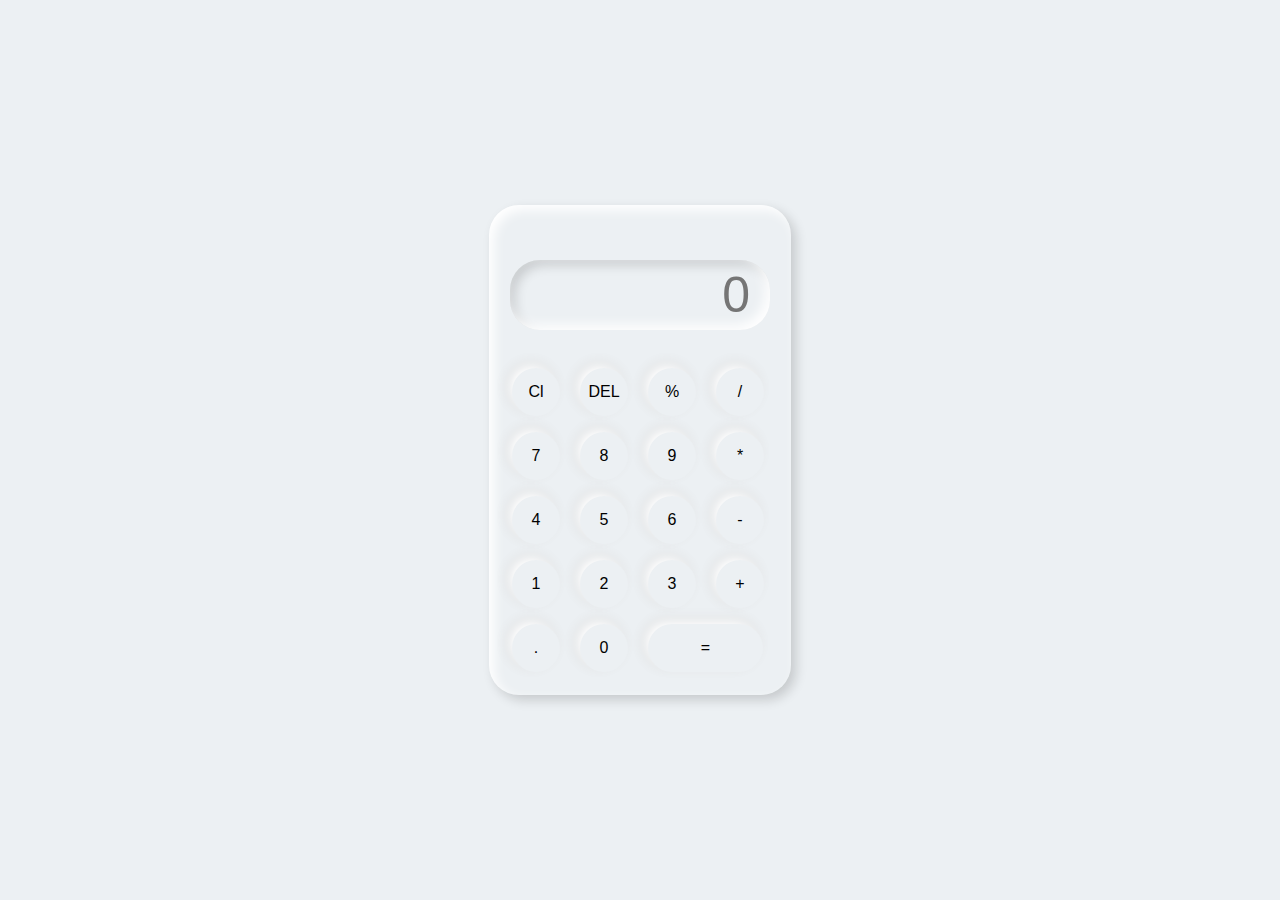
<file: calculator/index.html>
<!DOCTYPE html>
<html>
    <head>
        <meta charset="utf-8">
        <meta http-equiv="X-UA-Compatable" content="IE edge">
        <meta name="viewport" content="width-device-width,initial-scale=1">
        <title>calculator</title>
        <link rel="stylesheet" href="style.css">
    </head>
    <body>
        <div class="container">
            <div class="calculator">
                <input type="text" placeholder="0" id="outputscreen">
                <button onclick="clear()">Cl</button>
                <button onclick="del()">DEL</button>
                <button onclick="display('%')">%</button>
                <button onclick="display('/')">/</button>
                <button onclick="display('7')">7</button>
                <button onclick="display('8')">8</button>
                <button onclick="display('9')">9</button>
                <button onclick="display('*')">*</button>
                <button onclick="display('4')">4</button>
                <button onclick="display('5')">5</button>
                <button onclick="display('6')">6</button>
                <button onclick="display('-')">-</button>
                <button onclick="display('1')">1</button>
                <button onclick="display('2')">2</button>
                <button onclick="display('3')">3</button>
                <button onclick="display('+')">+</button>
                <button onclick="display('.')">.</button>
                <button onclick="display('0')">0</button>
                <button onclick="calculate()" class="equal">=</button>
            </div>
        </div>
        <script>
            let outputscreen = document.getElementById("outputscreen")
            function display(num){
                outputscreen.value +=num
            }
            function calculate(){
                try{
                outputscreen.value = equal(outputscreen.value);
                }
            catch(err)
            {
                alert("Invalid")
            }
        }
        function clear(){
            outputscreen.value = "";

        }
        function del(){
            outputscreen.value = outputscreen.value
            .slice(0,-1)
        }
        </script>
    </body>
</html>
</file>
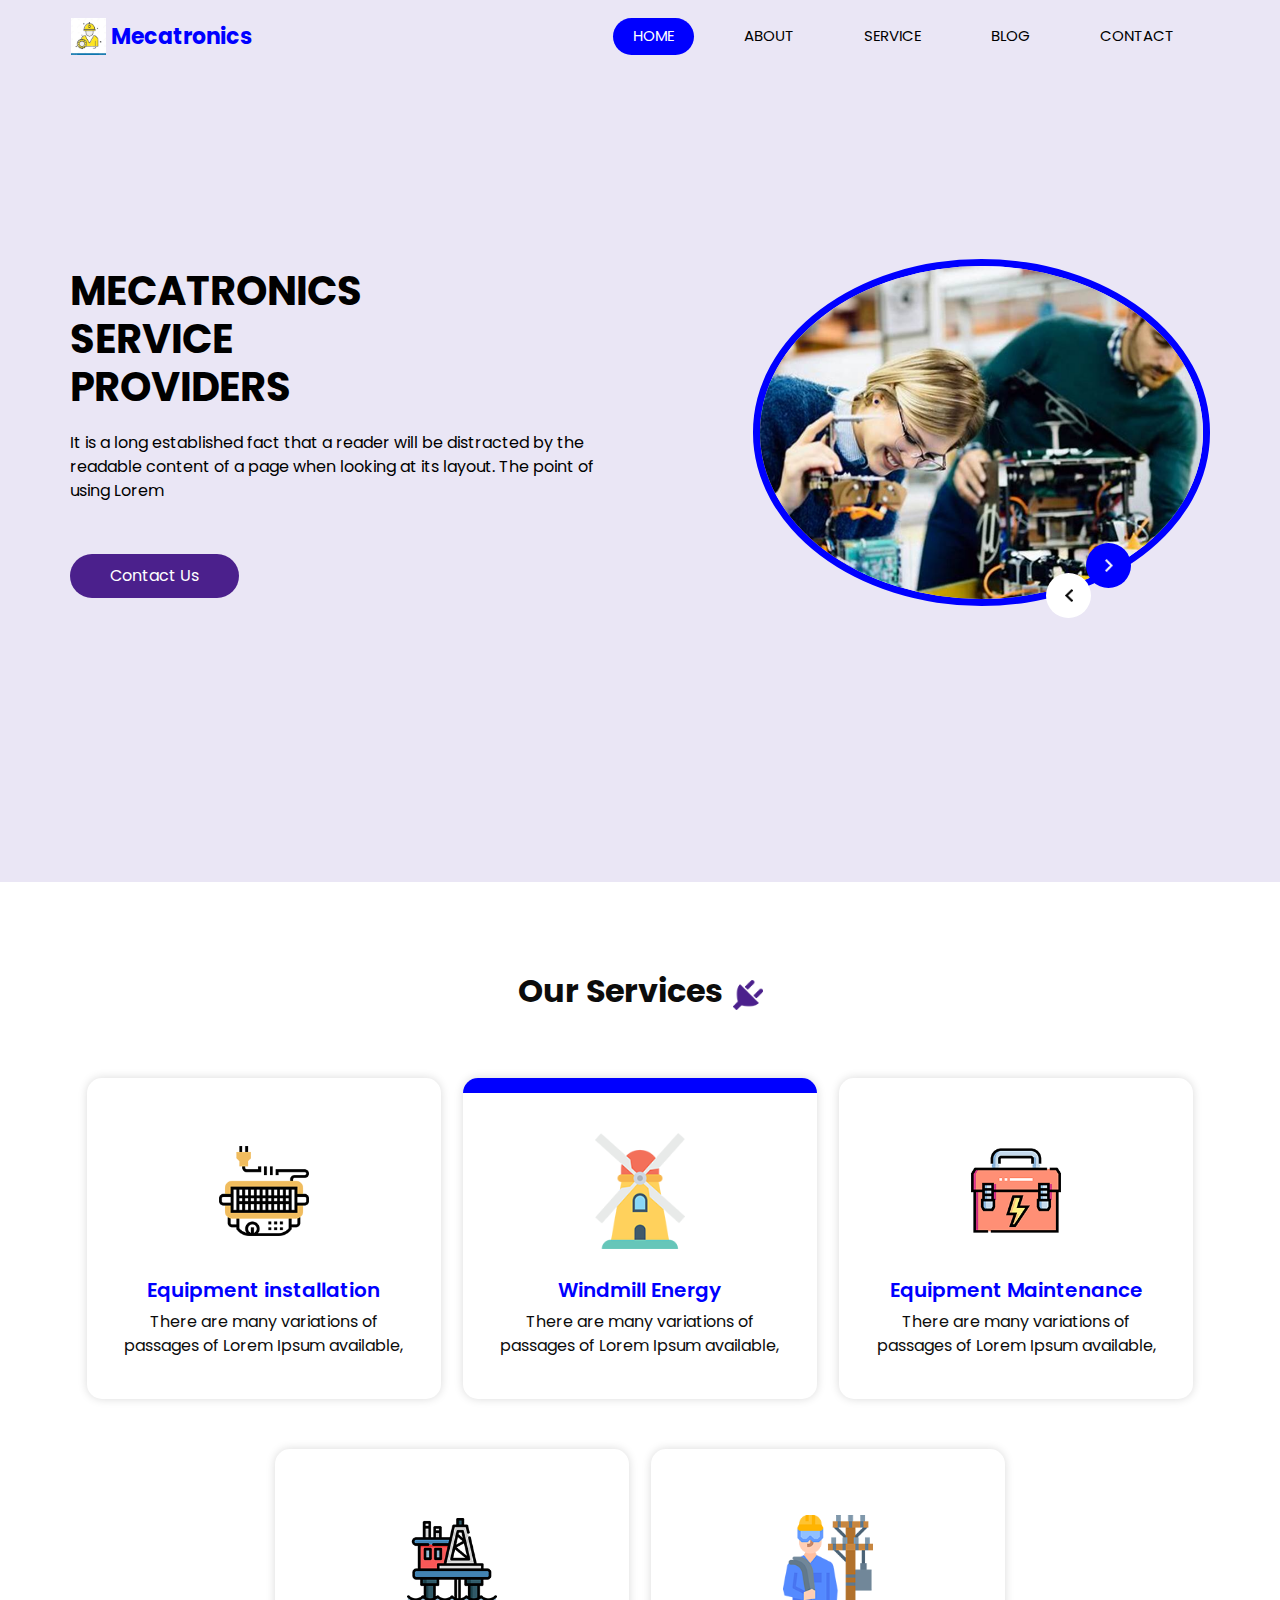
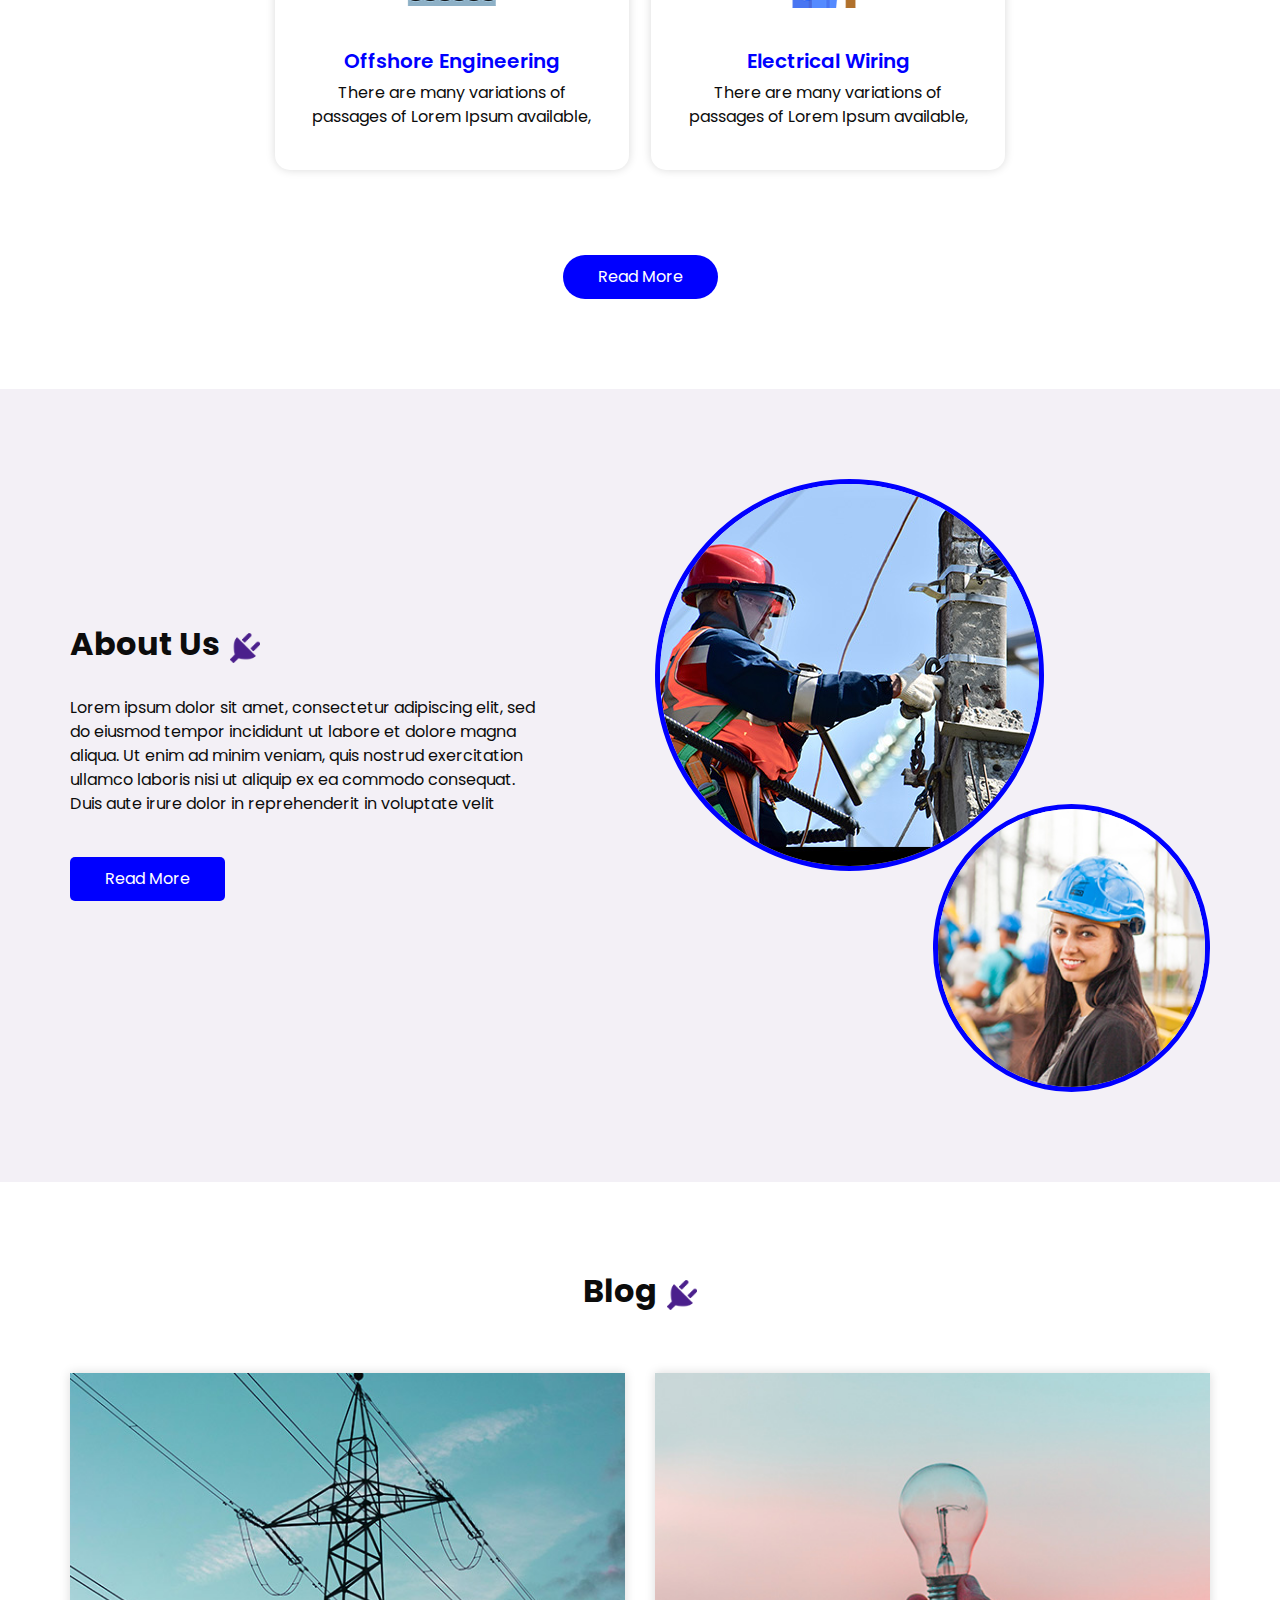
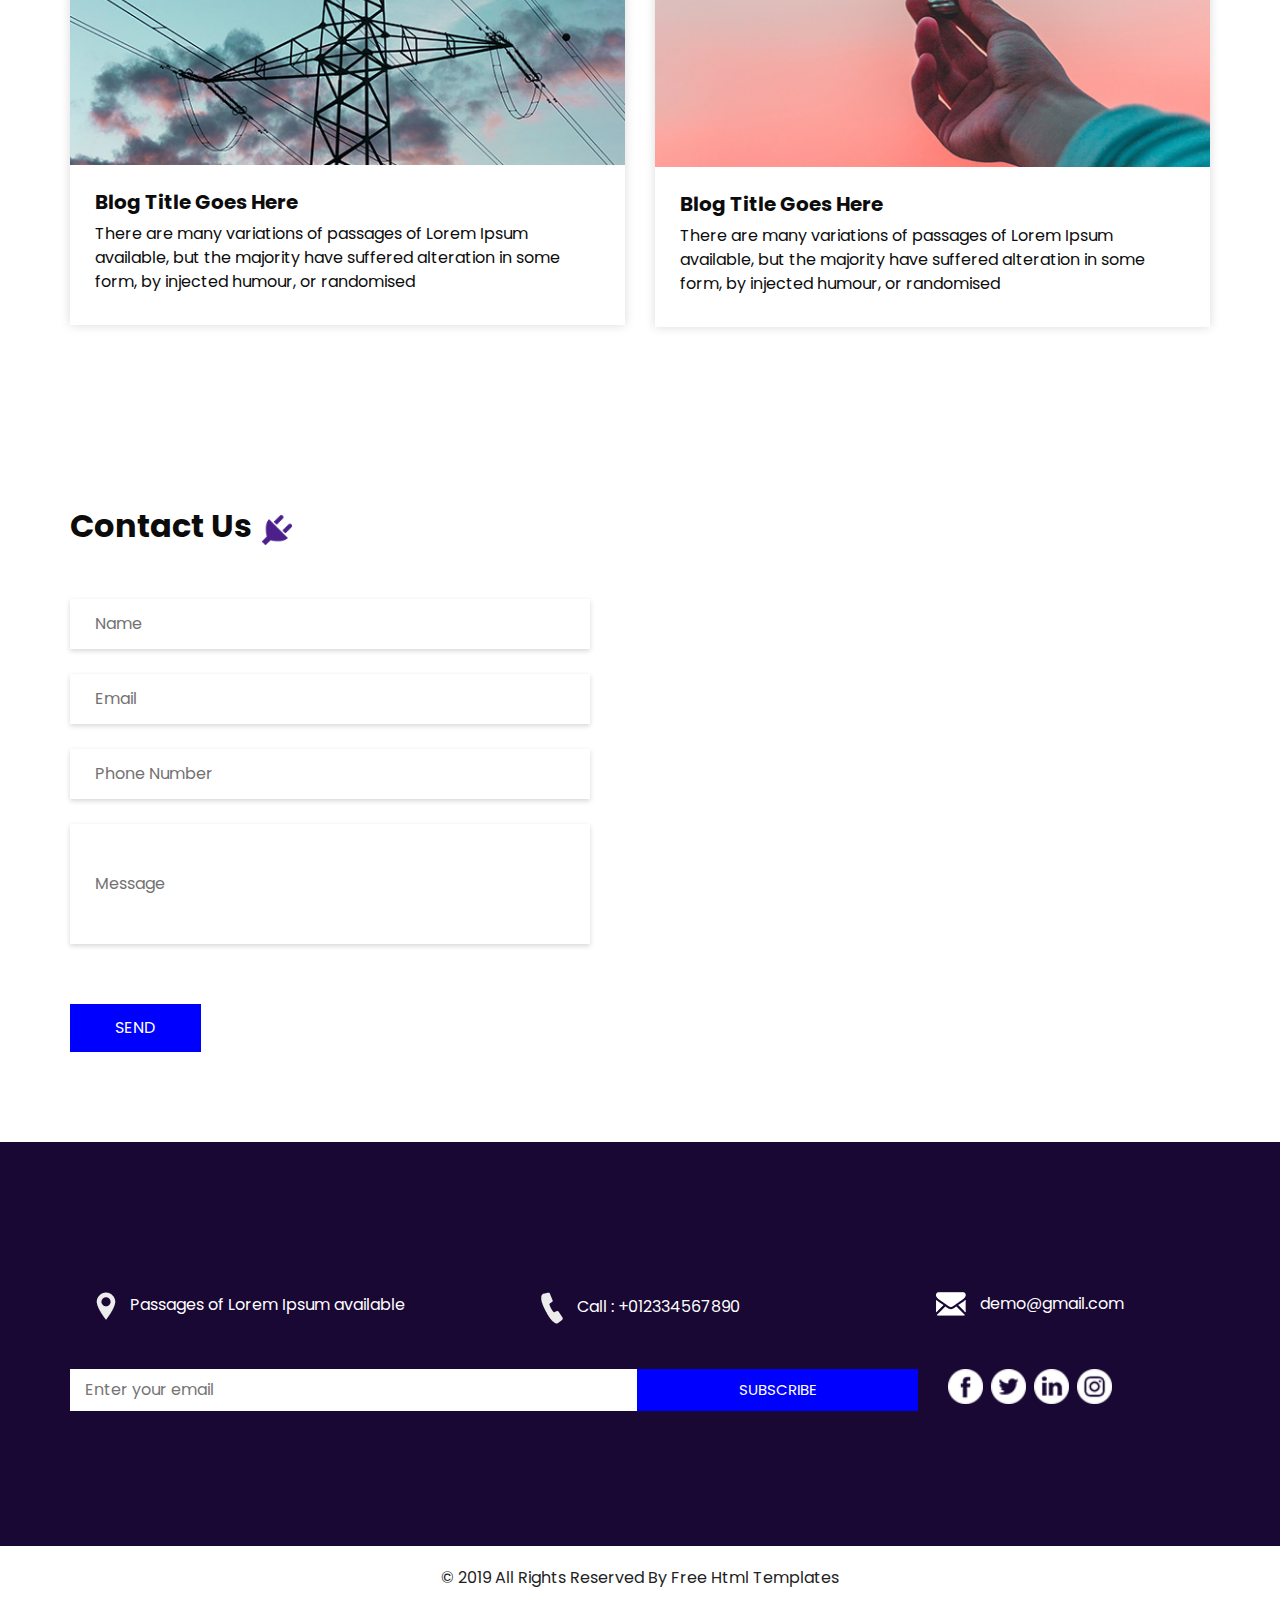
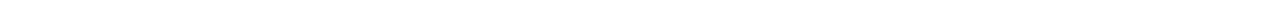
<file: electrochip-html/index.html>
<!DOCTYPE html>
<html>

<head>
  <!-- Basic -->
  <meta charset="utf-8" />
  <meta http-equiv="X-UA-Compatible" content="IE=edge" />
  <!-- Mobile Metas -->
  <meta name="viewport" content="width=device-width, initial-scale=1, shrink-to-fit=no" />
  <!-- Site Metas -->
  <meta name="keywords" content="" />
  <meta name="description" content="" />
  <meta name="author" content="" />

  <title>Mecatronics Shop</title>

  <!-- slider stylesheet -->
  <link rel="stylesheet" type="text/css" href="https://cdnjs.cloudflare.com/ajax/libs/OwlCarousel2/2.1.3/assets/owl.carousel.min.css" />

  <!-- bootstrap core css -->
  <link rel="stylesheet" type="text/css" href="css/bootstrap.css" />

  <!-- fonts style -->
  <link href="https://fonts.googleapis.com/css?family=Poppins:400,600,700&display=swap" rel="stylesheet">
  <!-- Custom styles for this template -->
  <link href="css/style.css" rel="stylesheet" />
  <!-- responsive style -->
  <link href="css/responsive.css" rel="stylesheet" />
</head>

<body>

  <div class="hero_area">
    <!-- header section strats -->
    <header class="header_section">
      <div class="container">
        <nav class="navbar navbar-expand-lg custom_nav-container ">
          <a class="navbar-brand" href="index.html">
            <img src="images/logo.png" alt="">
            <span>
              Mecatronics
            </span>
          </a>
          <button class="navbar-toggler" type="button" data-toggle="collapse" data-target="#navbarSupportedContent" aria-controls="navbarSupportedContent" aria-expanded="false" aria-label="Toggle navigation">
            <span class="s-1"> </span>
            <span class="s-2"> </span>
            <span class="s-3"> </span>
          </button>

          <div class="collapse navbar-collapse" id="navbarSupportedContent">
            <div class="d-flex ml-auto flex-column flex-lg-row align-items-center">
              <ul class="navbar-nav  ">
                <li class="nav-item active">
                  <a class="nav-link" href="index.html">Home <span class="sr-only">(current)</span></a>
                </li>
                <li class="nav-item">
                  <a class="nav-link" href="about.html"> About</a>
                </li>
                <li class="nav-item">
                  <a class="nav-link" href="service.html"> Service </a>
                </li>
                <li class="nav-item">
                  <a class="nav-link" href="blog.html"> Blog </a>
                </li>
                <li class="nav-item">
                  <a class="nav-link" href="contact.html">Contact </a>
                </li>
              </ul>
            </div>
          </div>
        </nav>
      </div>
    </header>
    <!-- end header section -->
    <!-- slider section -->
    <section class=" slider_section ">
      <div class="container">
        <div class="row">
          <div class="col-md-6 ">
            <div class="detail_box">
              <h1>
                Mecatronics <br>
                Service <br>
                Providers
              </h1>
              <p>
                It is a long established fact that a reader will be distracted by the readable content of a page when looking at its layout. The point of using Lorem
              </p>
              <a href="" class="">
                Contact Us
            </div>
          </div>
          <div class="col-lg-5 col-md-6 offset-lg-1">
            <div class="img_content">
              <div class="img_container">
                <div id="carouselExampleControls" class="carousel slide" data-ride="carousel">
                  <div class="carousel-inner">
                    <div class="carousel-item active">
                      <div class="img-box">
                        <img src="images/slider-img.jpg" alt="">
                      </div>
                    </div>
                    <div class="carousel-item">
                      <div class="img-box">
                        <img src="images/slider-img.jpg" alt="">
                      </div>
                    </div>
                    <div class="carousel-item">
                      <div class="img-box">
                        <img src="images/slider-img.jpg" alt="">
                      </div>
                    </div>
                  </div>
                </div>
              </div>
              <a class="carousel-control-prev" href="#carouselExampleControls" role="button" data-slide="prev">
                <span class="sr-only">Previous</span>
              </a>
              <a class="carousel-control-next" href="#carouselExampleControls" role="button" data-slide="next">
                <span class="sr-only">Next</span>
              </a>
            </div>

          </div>
        </div>
      </div>
    </section>
    <!-- end slider section -->
  </div>


  <!-- service section -->
  <section class="service_section layout_padding">
    <div class="container">
      <div class="heading_container">
        <h2>
          Our Services
        </h2>
        <img src="images/plug.png" alt="">
      </div>

      <div class="service_container">
        <div class="box">
          <div class="img-box">
            <img src="images/s1.png" class="img1" alt="">
          </div>
          <div class="detail-box">
            <h5>
              Equipment installation
            </h5>
            <p>
              There are many variations of passages of Lorem Ipsum available,
            </p>
          </div>
        </div>
        <div class="box active">
          <div class="img-box">
            <img src="images/s2.png" class="img1" alt="">
          </div>
          <div class="detail-box">
            <h5>
              Windmill Energy
            </h5>
            <p>
              There are many variations of passages of Lorem Ipsum available,
            </p>
          </div>
        </div>
        <div class="box">
          <div class="img-box">
            <img src="images/s3.png" class="img1" alt="">
          </div>
          <div class="detail-box">
            <h5>
              Equipment Maintenance
            </h5>
            <p>
              There are many variations of passages of Lorem Ipsum available,
            </p>
          </div>
        </div>
        <div class="box ">
          <div class="img-box">
            <img src="images/s4.png" class="img1" alt="">
          </div>
          <div class="detail-box">
            <h5>
              Offshore Engineering
            </h5>
            <p>
              There are many variations of passages of Lorem Ipsum available,
            </p>
          </div>
        </div>
        <div class="box">
          <div class="img-box">
            <img src="images/s5.png" class="img1" alt="">
          </div>
          <div class="detail-box">
            <h5>
              Electrical Wiring
            </h5>
            <p>
              There are many variations of passages of Lorem Ipsum available,
            </p>
          </div>
        </div>
      </div>
      <div class="btn-box">
        <a href="">
          Read More
        </a>
      </div>
    </div>
  </section>
  <!-- end service section -->

  <!-- about section -->
  <section class="about_section layout_padding">
    <div class="container">
      <div class="row">
        <div class="col-md-6">
          <div class="detail-box">
            <div class="heading_container">
              <h2>
                About Us
              </h2>
              <img src="images/plug.png" alt="">
            </div>
            <p>
              Lorem ipsum dolor sit amet, consectetur adipiscing elit, sed do
              eiusmod tempor incididunt ut labore et dolore magna aliqua. Ut
              enim ad minim veniam, quis nostrud exercitation ullamco laboris
              nisi ut aliquip ex ea commodo consequat. Duis aute irure dolor
              in reprehenderit in voluptate velit
            </p>
            <a href="">
              Read More
            </a>
          </div>
        </div>
        <div class="col-md-6">
          <div class="img_container">
            <div class="img-box b1">
              <img src="images/about-img1.jpg" alt="" />
            </div>
            <div class="img-box b2">
              <img src="images/about-img2.jpg" alt="" />
            </div>
          </div>

        </div>

      </div>
    </div>
  </section>

  <!-- end about section -->




  <!-- blog section -->

  <section class="blog_section layout_padding">
    <div class="container">
      <div class="heading_container">
        <h2>
          Blog
        </h2>
        <img src="images/plug.png" alt="">
      </div>
      <div class="row">
        <div class="col-md-6">
          <div class="box">
            <div class="img-box">
              <img src="images/blog1.jpg" alt="">
            </div>
            <div class="detail-box">
              <h5>
                Blog Title Goes Here
              </h5>
              <p>
                There are many variations of passages of Lorem Ipsum available, but the majority have suffered alteration in some form, by injected humour, or randomised
              </p>
            </div>
          </div>
        </div>
        <div class="col-md-6">
          <div class="box">
            <div class="img-box">
              <img src="images/blog2.jpg" alt="">
            </div>
            <div class="detail-box">
              <h5>
                Blog Title Goes Here
              </h5>
              <p>
                There are many variations of passages of Lorem Ipsum available, but the majority have suffered alteration in some form, by injected humour, or randomised
              </p>
            </div>
          </div>
        </div>
      </div>
    </div>
  </section>

  <!-- end blog section -->



  <!-- contact section -->

  <section class="contact_section layout_padding">
    <div class="container ">
      <div class="heading_container">
        <h2>
          Contact Us
        </h2>
        <img src="images/plug.png" alt="">
      </div>
    </div>
    <div class="container">
      <div class="row">
        <div class="col-md-6">
          <form action="">
            <div>
              <input type="text" placeholder="Name" />
            </div>
            <div>
              <input type="email" placeholder="Email" />
            </div>
            <div>
              <input type="text" placeholder="Phone Number" />
            </div>
            <div>
              <input type="text" class="message-box" placeholder="Message" />
            </div>
            <div class="d-flex ">
              <button>
                SEND
              </button>
            </div>
          </form>
        </div>
        <div class="col-md-6">
          <div class="map_container">
            <div class="map-responsive">
              <iframe src="https://www.google.com/maps/embed/v1/place?key=AIzaSyA0s1a7phLN0iaD6-UE7m4qP-z21pH0eSc&q=Eiffel+Tower+Paris+France" width="600" height="300" frameborder="0" style="border:0; width: 100%; height:100%" allowfullscreen></iframe>
            </div>
          </div>
        </div>
      </div>
    </div>
  </section>

  <!-- end contact section -->


  <!-- info section -->

  <section class="info_section layout_padding">
    <div class="container">
      <div class="info_contact">
        <div class="row">
          <div class="col-md-4">
            <a href="">
              <img src="images/location-white.png" alt="">
              <span>
                Passages of Lorem Ipsum available
              </span>
            </a>
          </div>
          <div class="col-md-4">
            <a href="">
              <img src="images/telephone-white.png" alt="">
              <span>
                Call : +012334567890
              </span>
            </a>
          </div>
          <div class="col-md-4">
            <a href="">
              <img src="images/envelope-white.png" alt="">
              <span>
                demo@gmail.com
              </span>
            </a>
          </div>
        </div>
      </div>
      <div class="row">
        <div class="col-md-8 col-lg-9">
          <div class="info_form">
            <form action="">
              <input type="text" placeholder="Enter your email">
              <button>
                subscribe
              </button>
            </form>
          </div>
        </div>
        <div class="col-md-4 col-lg-3">
          <div class="info_social">
            <div>
              <a href="">
                <img src="images/fb.png" alt="">
              </a>
            </div>
            <div>
              <a href="">
                <img src="images/twitter.png" alt="">
              </a>
            </div>
            <div>
              <a href="">
                <img src="images/linkedin.png" alt="">
              </a>
            </div>
            <div>
              <a href="">
                <img src="images/instagram.png" alt="">
              </a>
            </div>
          </div>
        </div>
      </div>

    </div>
  </section>

  <!-- end info section -->

  <!-- footer section -->
  <footer class="container-fluid footer_section">
    <div class="container">
      <div class="row">
        <div class="col-lg-7 col-md-9 mx-auto">
          <p>
            &copy; 2019 All Rights Reserved By
            <a href="https://html.design/">Free Html Templates</a>
          </p>
        </div>
      </div>
    </div>
  </footer>
  <!-- footer section -->


  <script src="js/jquery-3.4.1.min.js"></script>
  <script src="js/bootstrap.js"></script>

</body>

</html>
</file>
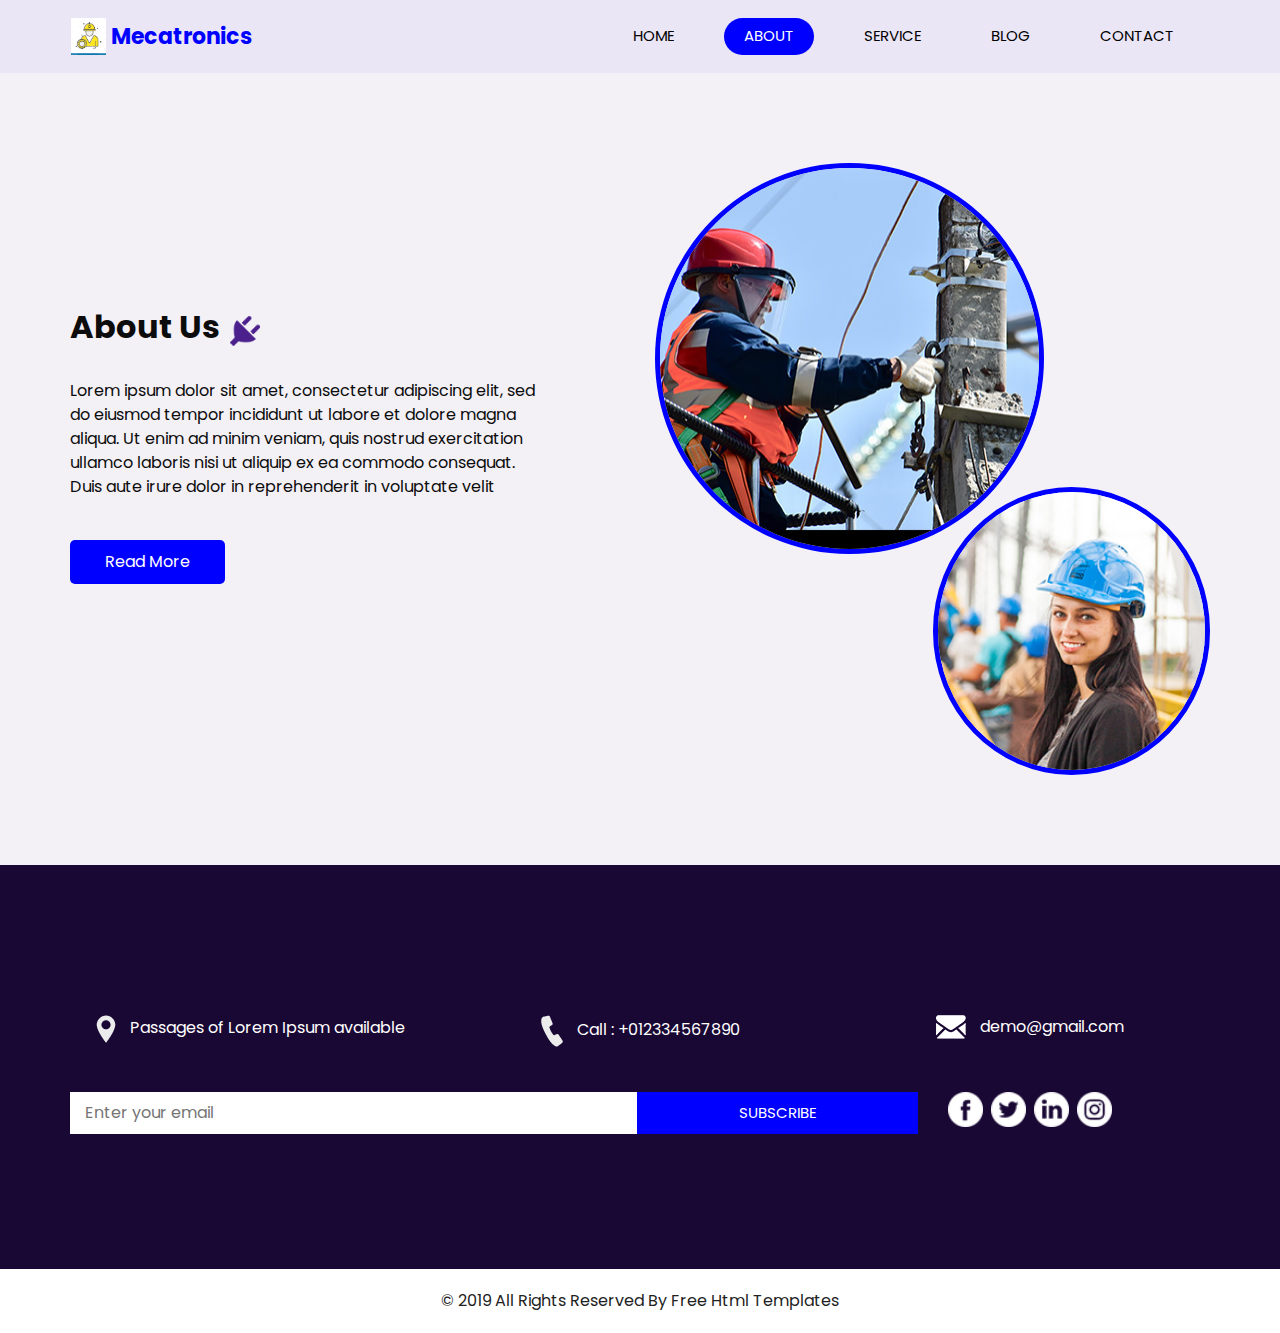
<file: electrochip-html/about.html>
<!DOCTYPE html>
<html>

<head>
  <!-- Basic -->
  <meta charset="utf-8" />
  <meta http-equiv="X-UA-Compatible" content="IE=edge" />
  <!-- Mobile Metas -->
  <meta name="viewport" content="width=device-width, initial-scale=1, shrink-to-fit=no" />
  <!-- Site Metas -->
  <meta name="keywords" content="" />
  <meta name="description" content="" />
  <meta name="author" content="" />

  <title>Mecatronics</title>

  <!-- slider stylesheet -->
  <link rel="stylesheet" type="text/css" href="https://cdnjs.cloudflare.com/ajax/libs/OwlCarousel2/2.1.3/assets/owl.carousel.min.css" />

  <!-- bootstrap core css -->
  <link rel="stylesheet" type="text/css" href="css/bootstrap.css" />

  <!-- fonts style -->
  <link href="https://fonts.googleapis.com/css?family=Poppins:400,600,700&display=swap" rel="stylesheet">
  <!-- Custom styles for this template -->
  <link href="css/style.css" rel="stylesheet" />
  <!-- responsive style -->
  <link href="css/responsive.css" rel="stylesheet" />
</head>

<body class="sub_page">

  <div class="hero_area">
    <!-- header section strats -->
    <header class="header_section">
      <div class="container">
        <nav class="navbar navbar-expand-lg custom_nav-container ">
          <a class="navbar-brand" href="index.html">
            <img src="images/logo.png" alt="">
            <span>
              Mecatronics
            </span>
          </a>
          <button class="navbar-toggler" type="button" data-toggle="collapse" data-target="#navbarSupportedContent" aria-controls="navbarSupportedContent" aria-expanded="false" aria-label="Toggle navigation">
            <span class="s-1"> </span>
            <span class="s-2"> </span>
            <span class="s-3"> </span>
          </button>

          <div class="collapse navbar-collapse" id="navbarSupportedContent">
            <div class="d-flex ml-auto flex-column flex-lg-row align-items-center">
              <ul class="navbar-nav  ">
                <li class="nav-item ">
                  <a class="nav-link" href="index.html">Home <span class="sr-only">(current)</span></a>
                </li>
                <li class="nav-item active">
                  <a class="nav-link" href="about.html"> About</a>
                </li>
                <li class="nav-item">
                  <a class="nav-link" href="service.html"> Service </a>
                </li>
                <li class="nav-item">
                  <a class="nav-link" href="blog.html"> Blog </a>
                </li>
                <li class="nav-item">
                  <a class="nav-link" href="contact.html">Contact </a>
                </li>
              </ul>
            </div>
          </div>
        </nav>
      </div>
    </header>
    <!-- end header section -->
  </div>



  <!-- about section -->
  <section class="about_section layout_padding">
    <div class="container">
      <div class="row">
        <div class="col-md-6">
          <div class="detail-box">
            <div class="heading_container">
              <h2>
                About Us
              </h2>
              <img src="images/plug.png" alt="">
            </div>
            <p>
              Lorem ipsum dolor sit amet, consectetur adipiscing elit, sed do
              eiusmod tempor incididunt ut labore et dolore magna aliqua. Ut
              enim ad minim veniam, quis nostrud exercitation ullamco laboris
              nisi ut aliquip ex ea commodo consequat. Duis aute irure dolor
              in reprehenderit in voluptate velit
            </p>
            <a href="">
              Read More
            </a>
          </div>
        </div>
        <div class="col-md-6">
          <div class="img_container">
            <div class="img-box b1">
              <img src="images/about-img1.jpg" alt="" />
            </div>
            <div class="img-box b2">
              <img src="images/about-img2.jpg" alt="" />
            </div>
          </div>

        </div>

      </div>
    </div>
  </section>

  <!-- end about section -->

  <!-- info section -->

  <section class="info_section layout_padding">
    <div class="container">
      <div class="info_contact">
        <div class="row">
          <div class="col-md-4">
            <a href="">
              <img src="images/location-white.png" alt="">
              <span>
                Passages of Lorem Ipsum available
              </span>
            </a>
          </div>
          <div class="col-md-4">
            <a href="">
              <img src="images/telephone-white.png" alt="">
              <span>
                Call : +012334567890
              </span>
            </a>
          </div>
          <div class="col-md-4">
            <a href="">
              <img src="images/envelope-white.png" alt="">
              <span>
                demo@gmail.com
              </span>
            </a>
          </div>
        </div>
      </div>
      <div class="row">
        <div class="col-md-8 col-lg-9">
          <div class="info_form">
            <form action="">
              <input type="text" placeholder="Enter your email">
              <button>
                subscribe
              </button>
            </form>
          </div>
        </div>
        <div class="col-md-4 col-lg-3">
          <div class="info_social">
            <div>
              <a href="">
                <img src="images/fb.png" alt="">
              </a>
            </div>
            <div>
              <a href="">
                <img src="images/twitter.png" alt="">
              </a>
            </div>
            <div>
              <a href="">
                <img src="images/linkedin.png" alt="">
              </a>
            </div>
            <div>
              <a href="">
                <img src="images/instagram.png" alt="">
              </a>
            </div>
          </div>
        </div>
      </div>

    </div>
  </section>

  <!-- end info section -->

  <!-- footer section -->
  <footer class="container-fluid footer_section">
    <div class="container">
      <div class="row">
        <div class="col-lg-7 col-md-9 mx-auto">
          <p>
            &copy; 2019 All Rights Reserved By
            <a href="https://html.design/">Free Html Templates</a>
          </p>
        </div>
      </div>
    </div>
  </footer>
  <!-- footer section -->


  <script src="js/jquery-3.4.1.min.js"></script>
  <script src="js/bootstrap.js"></script>

</body>

</html>
</file>
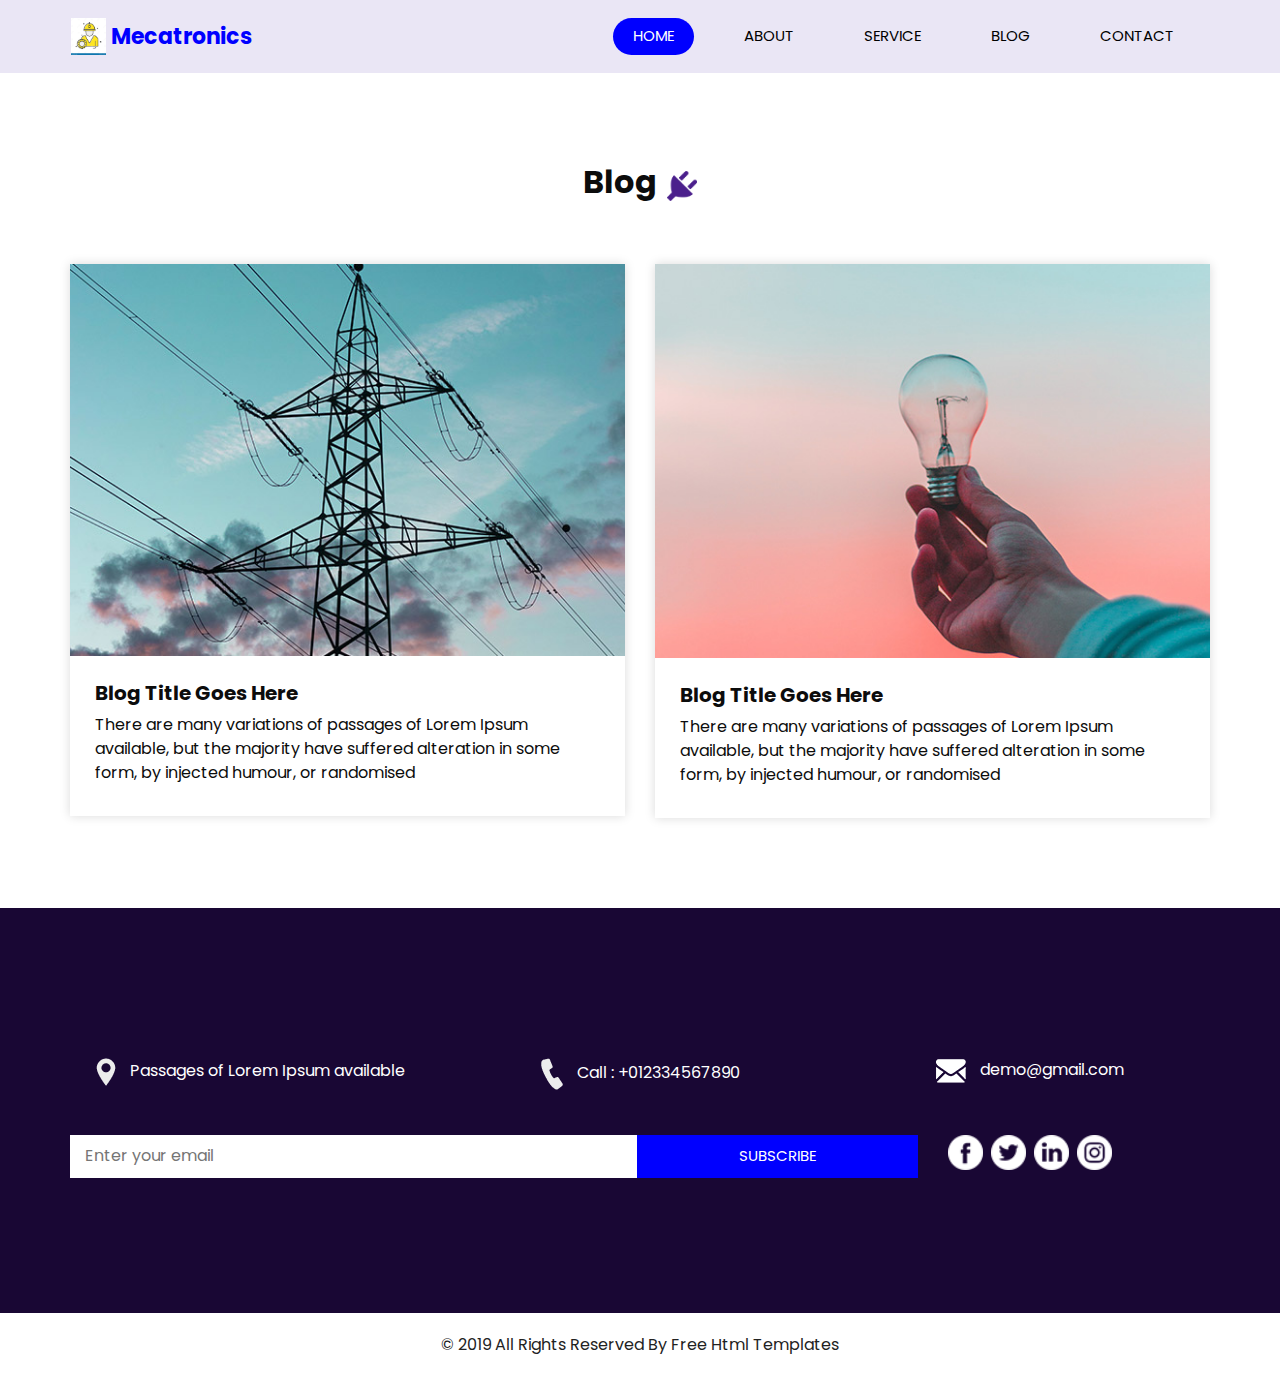
<file: electrochip-html/blog.html>
<!DOCTYPE html>
<html>

<head>
  <!-- Basic -->
  <meta charset="utf-8" />
  <meta http-equiv="X-UA-Compatible" content="IE=edge" />
  <!-- Mobile Metas -->
  <meta name="viewport" content="width=device-width, initial-scale=1, shrink-to-fit=no" />
  <!-- Site Metas -->
  <meta name="keywords" content="" />
  <meta name="description" content="" />
  <meta name="author" content="" />

  <title>Mecatronics</title>

  <!-- slider stylesheet -->
  <link rel="stylesheet" type="text/css" href="https://cdnjs.cloudflare.com/ajax/libs/OwlCarousel2/2.1.3/assets/owl.carousel.min.css" />

  <!-- bootstrap core css -->
  <link rel="stylesheet" type="text/css" href="css/bootstrap.css" />

  <!-- fonts style -->
  <link href="https://fonts.googleapis.com/css?family=Poppins:400,600,700&display=swap" rel="stylesheet">
  <!-- Custom styles for this template -->
  <link href="css/style.css" rel="stylesheet" />
  <!-- responsive style -->
  <link href="css/responsive.css" rel="stylesheet" />
</head>

<body class="sub_page">

  <div class="hero_area">
    <!-- header section strats -->
    <header class="header_section">
      <div class="container">
        <nav class="navbar navbar-expand-lg custom_nav-container ">
          <a class="navbar-brand" href="index.html">
            <img src="images/logo.png" alt="">
            <span>
              Mecatronics
            </span>
          </a>
          <button class="navbar-toggler" type="button" data-toggle="collapse" data-target="#navbarSupportedContent" aria-controls="navbarSupportedContent" aria-expanded="false" aria-label="Toggle navigation">
            <span class="s-1"> </span>
            <span class="s-2"> </span>
            <span class="s-3"> </span>
          </button>

          <div class="collapse navbar-collapse" id="navbarSupportedContent">
            <div class="d-flex ml-auto flex-column flex-lg-row align-items-center">
              <ul class="navbar-nav  ">
                <li class="nav-item active">
                  <a class="nav-link" href="index.html">Home <span class="sr-only">(current)</span></a>
                </li>
                <li class="nav-item">
                  <a class="nav-link" href="about.html"> About</a>
                </li>
                <li class="nav-item">
                  <a class="nav-link" href="service.html"> Service </a>
                </li>
                <li class="nav-item">
                  <a class="nav-link" href="blog.html"> Blog </a>
                </li>
                <li class="nav-item">
                  <a class="nav-link" href="contact.html">Contact </a>
                </li>
              </ul>
            </div>
          </div>
        </nav>
      </div>
    </header>
    <!-- end header section -->
  </div>




  <!-- blog section -->

  <section class="blog_section layout_padding">
    <div class="container">
      <div class="heading_container">
        <h2>
          Blog
        </h2>
        <img src="images/plug.png" alt="">
      </div>
      <div class="row">
        <div class="col-md-6">
          <div class="box">
            <div class="img-box">
              <img src="images/blog1.jpg" alt="">
            </div>
            <div class="detail-box">
              <h5>
                Blog Title Goes Here
              </h5>
              <p>
                There are many variations of passages of Lorem Ipsum available, but the majority have suffered alteration in some form, by injected humour, or randomised
              </p>
            </div>
          </div>
        </div>
        <div class="col-md-6">
          <div class="box">
            <div class="img-box">
              <img src="images/blog2.jpg" alt="">
            </div>
            <div class="detail-box">
              <h5>
                Blog Title Goes Here
              </h5>
              <p>
                There are many variations of passages of Lorem Ipsum available, but the majority have suffered alteration in some form, by injected humour, or randomised
              </p>
            </div>
          </div>
        </div>
      </div>
    </div>
  </section>

  <!-- end blog section -->






  <!-- info section -->

  <section class="info_section layout_padding">
    <div class="container">
      <div class="info_contact">
        <div class="row">
          <div class="col-md-4">
            <a href="">
              <img src="images/location-white.png" alt="">
              <span>
                Passages of Lorem Ipsum available
              </span>
            </a>
          </div>
          <div class="col-md-4">
            <a href="">
              <img src="images/telephone-white.png" alt="">
              <span>
                Call : +012334567890
              </span>
            </a>
          </div>
          <div class="col-md-4">
            <a href="">
              <img src="images/envelope-white.png" alt="">
              <span>
                demo@gmail.com
              </span>
            </a>
          </div>
        </div>
      </div>
      <div class="row">
        <div class="col-md-8 col-lg-9">
          <div class="info_form">
            <form action="">
              <input type="text" placeholder="Enter your email">
              <button>
                subscribe
              </button>
            </form>
          </div>
        </div>
        <div class="col-md-4 col-lg-3">
          <div class="info_social">
            <div>
              <a href="">
                <img src="images/fb.png" alt="">
              </a>
            </div>
            <div>
              <a href="">
                <img src="images/twitter.png" alt="">
              </a>
            </div>
            <div>
              <a href="">
                <img src="images/linkedin.png" alt="">
              </a>
            </div>
            <div>
              <a href="">
                <img src="images/instagram.png" alt="">
              </a>
            </div>
          </div>
        </div>
      </div>

    </div>
  </section>

  <!-- end info section -->


  <!-- footer section -->
  <footer class="container-fluid footer_section">
    <div class="container">
      <div class="row">
        <div class="col-lg-7 col-md-9 mx-auto">
          <p>
            &copy; 2019 All Rights Reserved By
            <a href="https://html.design/">Free Html Templates</a>
          </p>
        </div>
      </div>
    </div>
  </footer>
  <!-- footer section -->


  <script src="js/jquery-3.4.1.min.js"></script>
  <script src="js/bootstrap.js"></script>

</body>

</html>
</file>
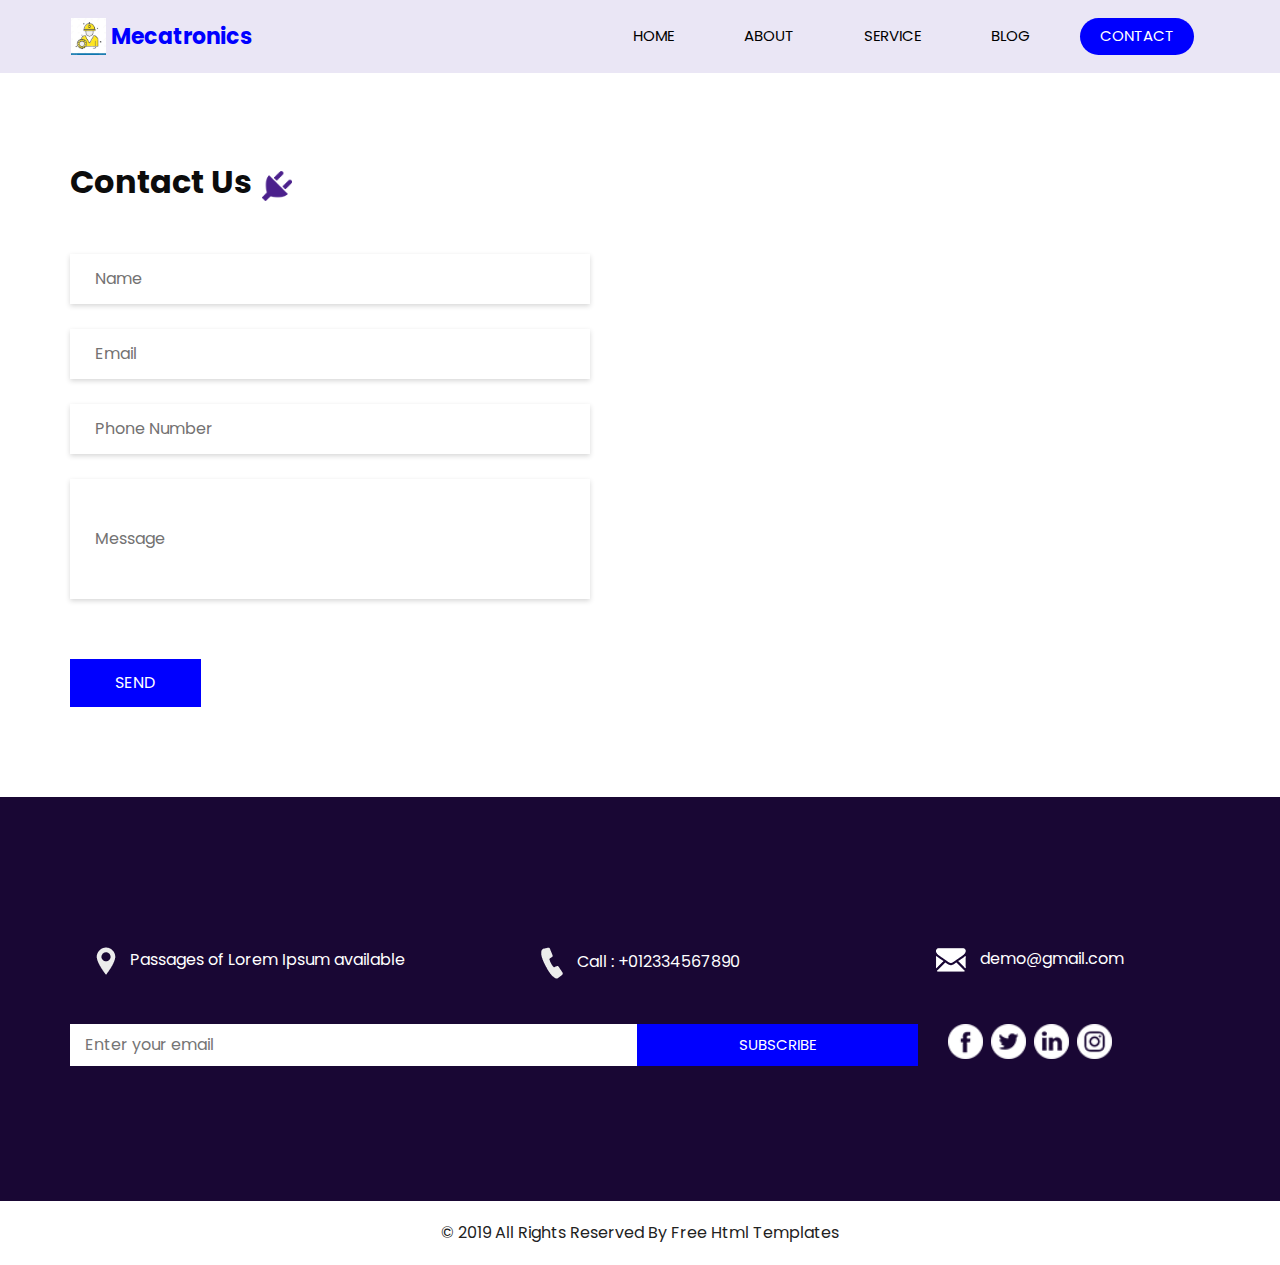
<file: electrochip-html/contact.html>
<!DOCTYPE html>
<html>

<head>
  <!-- Basic -->
  <meta charset="utf-8" />
  <meta http-equiv="X-UA-Compatible" content="IE=edge" />
  <!-- Mobile Metas -->
  <meta name="viewport" content="width=device-width, initial-scale=1, shrink-to-fit=no" />
  <!-- Site Metas -->
  <meta name="keywords" content="" />
  <meta name="description" content="" />
  <meta name="author" content="" />

  <title>Mecatronics</title>

  <!-- slider stylesheet -->
  <link rel="stylesheet" type="text/css" href="https://cdnjs.cloudflare.com/ajax/libs/OwlCarousel2/2.1.3/assets/owl.carousel.min.css" />

  <!-- bootstrap core css -->
  <link rel="stylesheet" type="text/css" href="css/bootstrap.css" />

  <!-- fonts style -->
  <link href="https://fonts.googleapis.com/css?family=Poppins:400,600,700&display=swap" rel="stylesheet">
  <!-- Custom styles for this template -->
  <link href="css/style.css" rel="stylesheet" />
  <!-- responsive style -->
  <link href="css/responsive.css" rel="stylesheet" />
</head>

<body class="sub_page">

  <div class="hero_area">
    <!-- header section strats -->
    <header class="header_section">
      <div class="container">
        <nav class="navbar navbar-expand-lg custom_nav-container ">
          <a class="navbar-brand" href="index.html">
            <img src="images/logo.png" alt="">
            <span>
              Mecatronics
            </span>
          </a>
          <button class="navbar-toggler" type="button" data-toggle="collapse" data-target="#navbarSupportedContent" aria-controls="navbarSupportedContent" aria-expanded="false" aria-label="Toggle navigation">
            <span class="s-1"> </span>
            <span class="s-2"> </span>
            <span class="s-3"> </span>
          </button>

          <div class="collapse navbar-collapse" id="navbarSupportedContent">
            <div class="d-flex ml-auto flex-column flex-lg-row align-items-center">
              <ul class="navbar-nav  ">
                <li class="nav-item ">
                  <a class="nav-link" href="index.html">Home <span class="sr-only">(current)</span></a>
                </li>
                <li class="nav-item">
                  <a class="nav-link" href="about.html"> About</a>
                </li>
                <li class="nav-item">
                  <a class="nav-link" href="service.html"> Service </a>
                </li>
                <li class="nav-item">
                  <a class="nav-link" href="blog.html"> Blog </a>
                </li>
                <li class="nav-item active">
                  <a class="nav-link" href="contact.html">Contact </a>
                </li>
              </ul>
            </div>
          </div>
        </nav>
      </div>
    </header>
    <!-- end header section -->
  </div>


  <!-- contact section -->

  <section class="contact_section layout_padding">
    <div class="container ">
      <div class="heading_container">
        <h2>
          Contact Us
        </h2>
        <img src="images/plug.png" alt="">
      </div>
    </div>
    <div class="container">
      <div class="row">
        <div class="col-md-6">
          <form action="">
            <div>
              <input type="text" placeholder="Name" />
            </div>
            <div>
              <input type="email" placeholder="Email" />
            </div>
            <div>
              <input type="text" placeholder="Phone Number" />
            </div>
            <div>
              <input type="text" class="message-box" placeholder="Message" />
            </div>
            <div class="d-flex ">
              <button>
                SEND
              </button>
            </div>
          </form>
        </div>
        <div class="col-md-6">
          <div class="map_container">
            <div class="map-responsive">
              <iframe src="https://www.google.com/maps/embed/v1/place?key=AIzaSyA0s1a7phLN0iaD6-UE7m4qP-z21pH0eSc&q=Eiffel+Tower+Paris+France" width="600" height="300" frameborder="0" style="border:0; width: 100%; height:100%" allowfullscreen></iframe>
            </div>
          </div>
        </div>
      </div>
    </div>
  </section>

  <!-- end contact section -->


  <!-- info section -->

  <section class="info_section layout_padding">
    <div class="container">
      <div class="info_contact">
        <div class="row">
          <div class="col-md-4">
            <a href="">
              <img src="images/location-white.png" alt="">
              <span>
                Passages of Lorem Ipsum available
              </span>
            </a>
          </div>
          <div class="col-md-4">
            <a href="">
              <img src="images/telephone-white.png" alt="">
              <span>
                Call : +012334567890
              </span>
            </a>
          </div>
          <div class="col-md-4">
            <a href="">
              <img src="images/envelope-white.png" alt="">
              <span>
                demo@gmail.com
              </span>
            </a>
          </div>
        </div>
      </div>
      <div class="row">
        <div class="col-md-8 col-lg-9">
          <div class="info_form">
            <form action="">
              <input type="text" placeholder="Enter your email">
              <button>
                subscribe
              </button>
            </form>
          </div>
        </div>
        <div class="col-md-4 col-lg-3">
          <div class="info_social">
            <div>
              <a href="">
                <img src="images/fb.png" alt="">
              </a>
            </div>
            <div>
              <a href="">
                <img src="images/twitter.png" alt="">
              </a>
            </div>
            <div>
              <a href="">
                <img src="images/linkedin.png" alt="">
              </a>
            </div>
            <div>
              <a href="">
                <img src="images/instagram.png" alt="">
              </a>
            </div>
          </div>
        </div>
      </div>

    </div>
  </section>

  <!-- end info section -->

  <!-- footer section -->
  <footer class="container-fluid footer_section">
    <div class="container">
      <div class="row">
        <div class="col-lg-7 col-md-9 mx-auto">
          <p>
            &copy; 2019 All Rights Reserved By
            <a href="https://html.design/">Free Html Templates</a>
          </p>
        </div>
      </div>
    </div>
  </footer>
  <!-- footer section -->


  <script src="js/jquery-3.4.1.min.js"></script>
  <script src="js/bootstrap.js"></script>

</body>

</html>
</file>
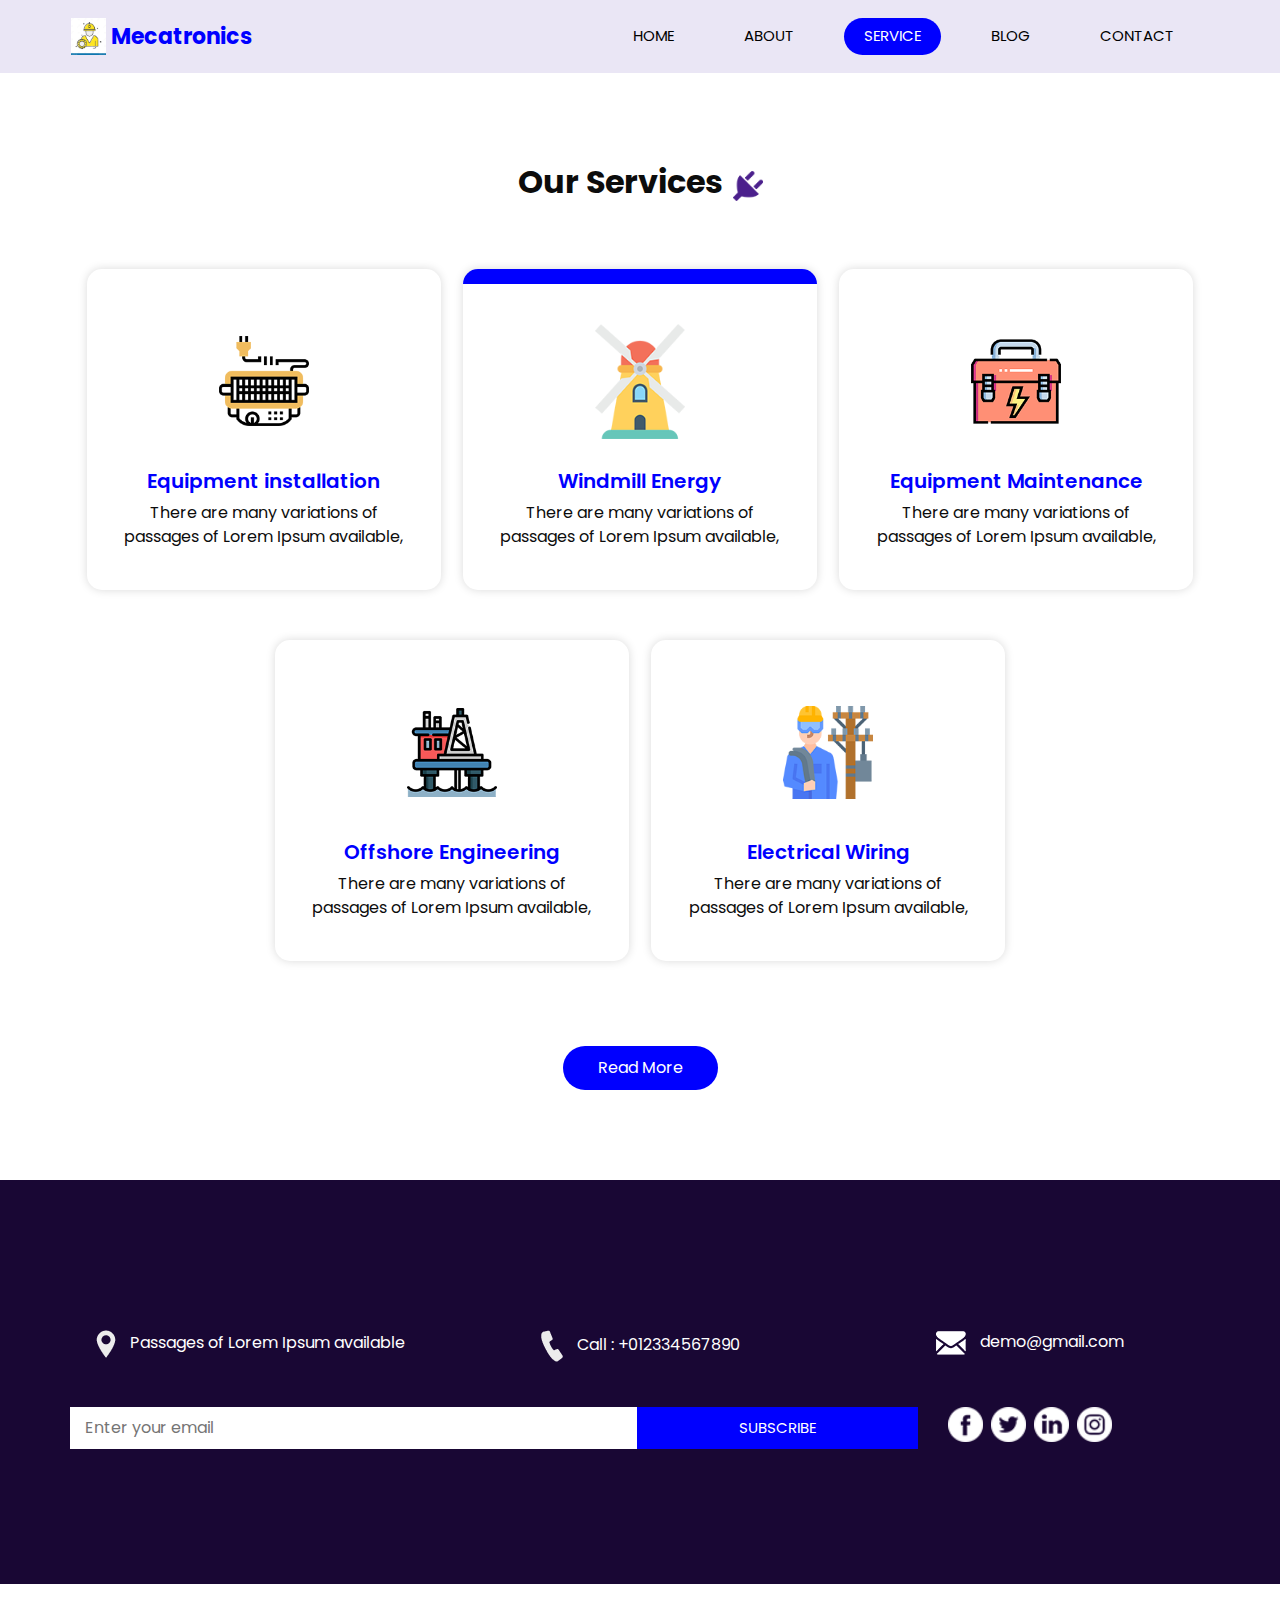
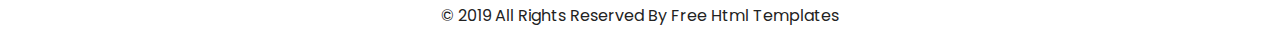
<file: electrochip-html/service.html>
<!DOCTYPE html>
<html>

<head>
  <!-- Basic -->
  <meta charset="utf-8" />
  <meta http-equiv="X-UA-Compatible" content="IE=edge" />
  <!-- Mobile Metas -->
  <meta name="viewport" content="width=device-width, initial-scale=1, shrink-to-fit=no" />
  <!-- Site Metas -->
  <meta name="keywords" content="" />
  <meta name="description" content="" />
  <meta name="author" content="" />

  <title>Mecatronics</title>

  <!-- slider stylesheet -->
  <link rel="stylesheet" type="text/css" href="https://cdnjs.cloudflare.com/ajax/libs/OwlCarousel2/2.1.3/assets/owl.carousel.min.css" />

  <!-- bootstrap core css -->
  <link rel="stylesheet" type="text/css" href="css/bootstrap.css" />

  <!-- fonts style -->
  <link href="https://fonts.googleapis.com/css?family=Poppins:400,600,700&display=swap" rel="stylesheet">
  <!-- Custom styles for this template -->
  <link href="css/style.css" rel="stylesheet" />
  <!-- responsive style -->
  <link href="css/responsive.css" rel="stylesheet" />
</head>

<body class="sub_page">

  <div class="hero_area">
    <!-- header section strats -->
    <header class="header_section">
      <div class="container">
        <nav class="navbar navbar-expand-lg custom_nav-container ">
          <a class="navbar-brand" href="index.html">
            <img src="images/logo.png" alt="">
            <span>
              Mecatronics
            </span>
          </a>
          <button class="navbar-toggler" type="button" data-toggle="collapse" data-target="#navbarSupportedContent" aria-controls="navbarSupportedContent" aria-expanded="false" aria-label="Toggle navigation">
            <span class="s-1"> </span>
            <span class="s-2"> </span>
            <span class="s-3"> </span>
          </button>

          <div class="collapse navbar-collapse" id="navbarSupportedContent">
            <div class="d-flex ml-auto flex-column flex-lg-row align-items-center">
              <ul class="navbar-nav  ">
                <li class="nav-item ">
                  <a class="nav-link" href="index.html">Home <span class="sr-only">(current)</span></a>
                </li>
                <li class="nav-item">
                  <a class="nav-link" href="about.html"> About</a>
                </li>
                <li class="nav-item active">
                  <a class="nav-link" href="service.html"> Service </a>
                </li>
                <li class="nav-item">
                  <a class="nav-link" href="blog.html"> Blog </a>
                </li>
                <li class="nav-item">
                  <a class="nav-link" href="contact.html">Contact </a>
                </li>
              </ul>
            </div>
          </div>
        </nav>
      </div>
    </header>
    <!-- end header section -->
  </div>


  <!-- service section -->
  <section class="service_section layout_padding">
    <div class="container">
      <div class="heading_container">
        <h2>
          Our Services
        </h2>
        <img src="images/plug.png" alt="">
      </div>

      <div class="service_container">
        <div class="box">
          <div class="img-box">
            <img src="images/s1.png" class="img1" alt="">
          </div>
          <div class="detail-box">
            <h5>
              Equipment installation
            </h5>
            <p>
              There are many variations of passages of Lorem Ipsum available,
            </p>
          </div>
        </div>
        <div class="box active">
          <div class="img-box">
            <img src="images/s2.png" class="img1" alt="">
          </div>
          <div class="detail-box">
            <h5>
              Windmill Energy
            </h5>
            <p>
              There are many variations of passages of Lorem Ipsum available,
            </p>
          </div>
        </div>
        <div class="box">
          <div class="img-box">
            <img src="images/s3.png" class="img1" alt="">
          </div>
          <div class="detail-box">
            <h5>
              Equipment Maintenance
            </h5>
            <p>
              There are many variations of passages of Lorem Ipsum available,
            </p>
          </div>
        </div>
        <div class="box ">
          <div class="img-box">
            <img src="images/s4.png" class="img1" alt="">
          </div>
          <div class="detail-box">
            <h5>
              Offshore Engineering
            </h5>
            <p>
              There are many variations of passages of Lorem Ipsum available,
            </p>
          </div>
        </div>
        <div class="box">
          <div class="img-box">
            <img src="images/s5.png" class="img1" alt="">
          </div>
          <div class="detail-box">
            <h5>
              Electrical Wiring
            </h5>
            <p>
              There are many variations of passages of Lorem Ipsum available,
            </p>
          </div>
        </div>
      </div>
      <div class="btn-box">
        <a href="">
          Read More
        </a>
      </div>
    </div>
  </section>
  <!-- end service section -->


  <!-- info section -->

  <section class="info_section layout_padding">
    <div class="container">
      <div class="info_contact">
        <div class="row">
          <div class="col-md-4">
            <a href="">
              <img src="images/location-white.png" alt="">
              <span>
                Passages of Lorem Ipsum available
              </span>
            </a>
          </div>
          <div class="col-md-4">
            <a href="">
              <img src="images/telephone-white.png" alt="">
              <span>
                Call : +012334567890
              </span>
            </a>
          </div>
          <div class="col-md-4">
            <a href="">
              <img src="images/envelope-white.png" alt="">
              <span>
                demo@gmail.com
              </span>
            </a>
          </div>
        </div>
      </div>
      <div class="row">
        <div class="col-md-8 col-lg-9">
          <div class="info_form">
            <form action="">
              <input type="text" placeholder="Enter your email">
              <button>
                subscribe
              </button>
            </form>
          </div>
        </div>
        <div class="col-md-4 col-lg-3">
          <div class="info_social">
            <div>
              <a href="">
                <img src="images/fb.png" alt="">
              </a>
            </div>
            <div>
              <a href="">
                <img src="images/twitter.png" alt="">
              </a>
            </div>
            <div>
              <a href="">
                <img src="images/linkedin.png" alt="">
              </a>
            </div>
            <div>
              <a href="">
                <img src="images/instagram.png" alt="">
              </a>
            </div>
          </div>
        </div>
      </div>

    </div>
  </section>

  <!-- end info section -->

  <!-- footer section -->
  <footer class="container-fluid footer_section">
    <div class="container">
      <div class="row">
        <div class="col-lg-7 col-md-9 mx-auto">
          <p>
            &copy; 2019 All Rights Reserved By
            <a href="https://html.design/">Free Html Templates</a>
          </p>
        </div>
      </div>
    </div>
  </footer>
  <!-- footer section -->


  <script src="js/jquery-3.4.1.min.js"></script>
  <script src="js/bootstrap.js"></script>


</body>

</html>
</file>
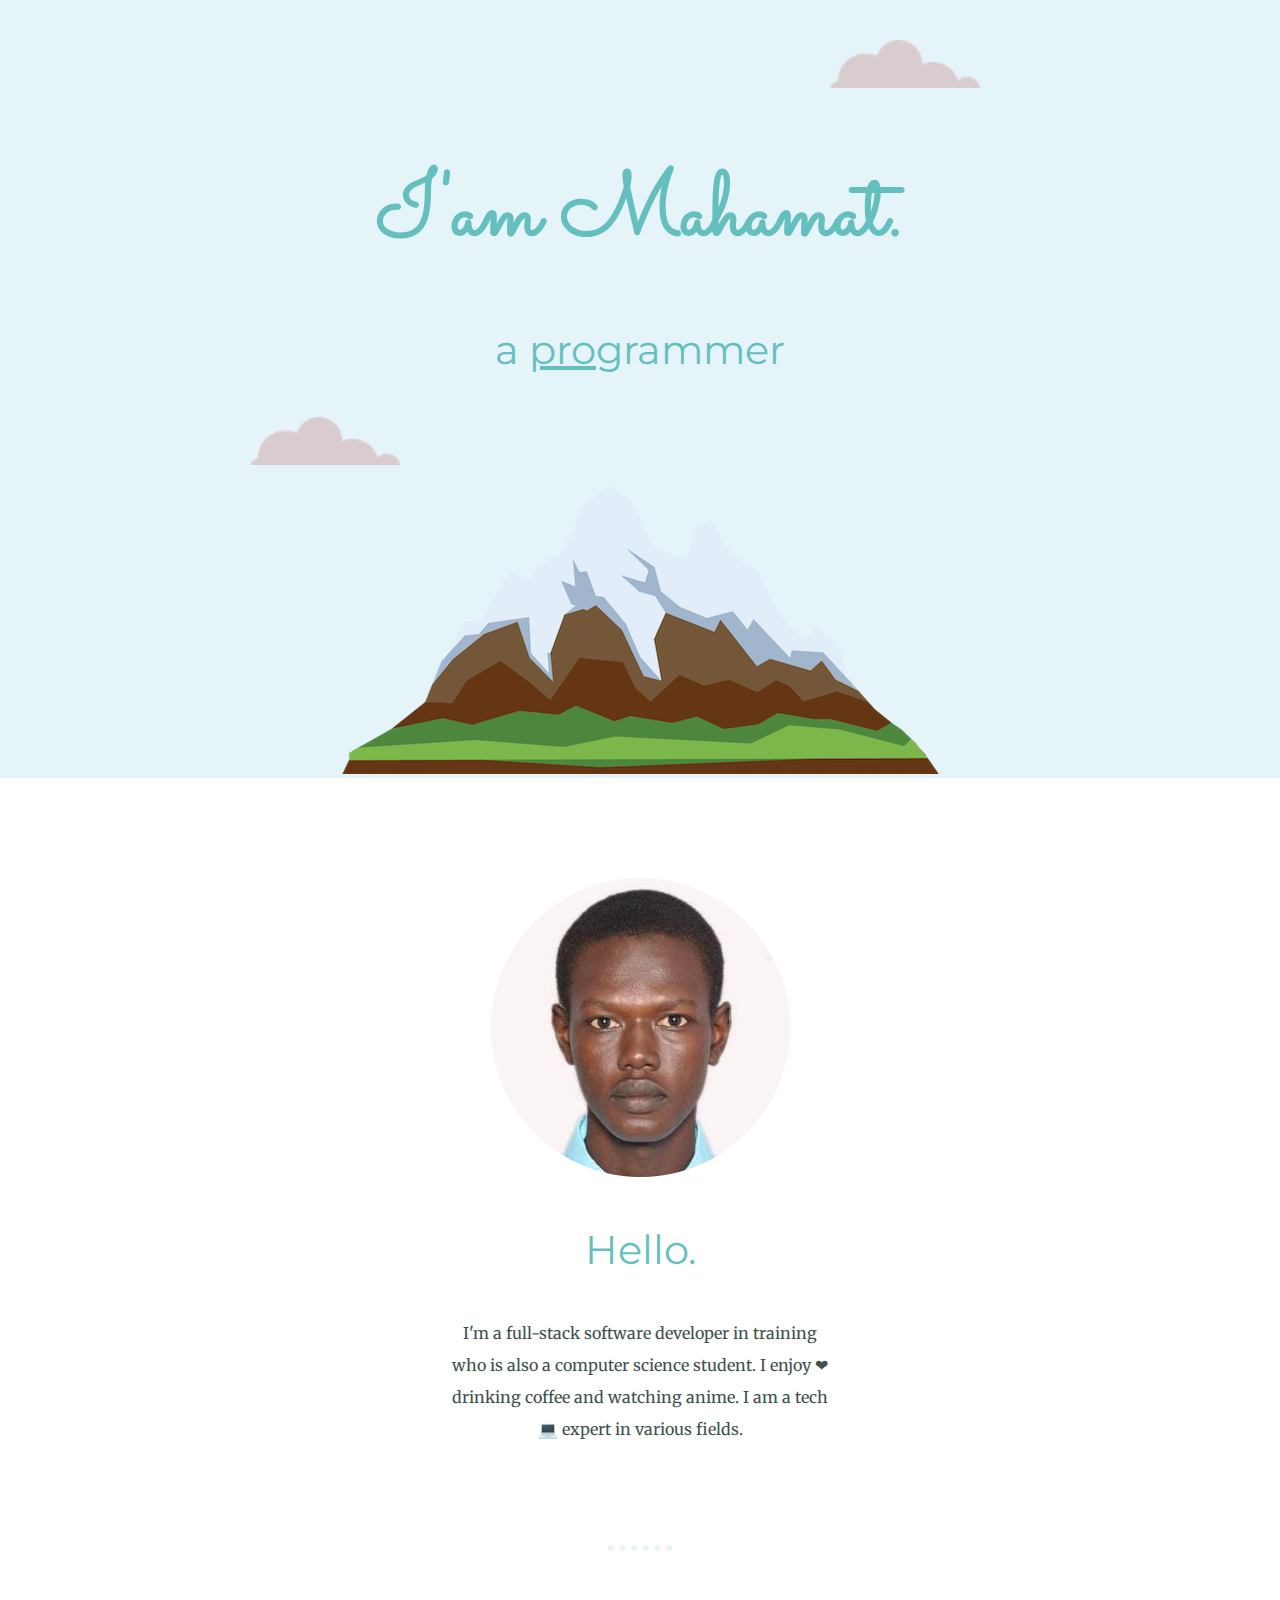
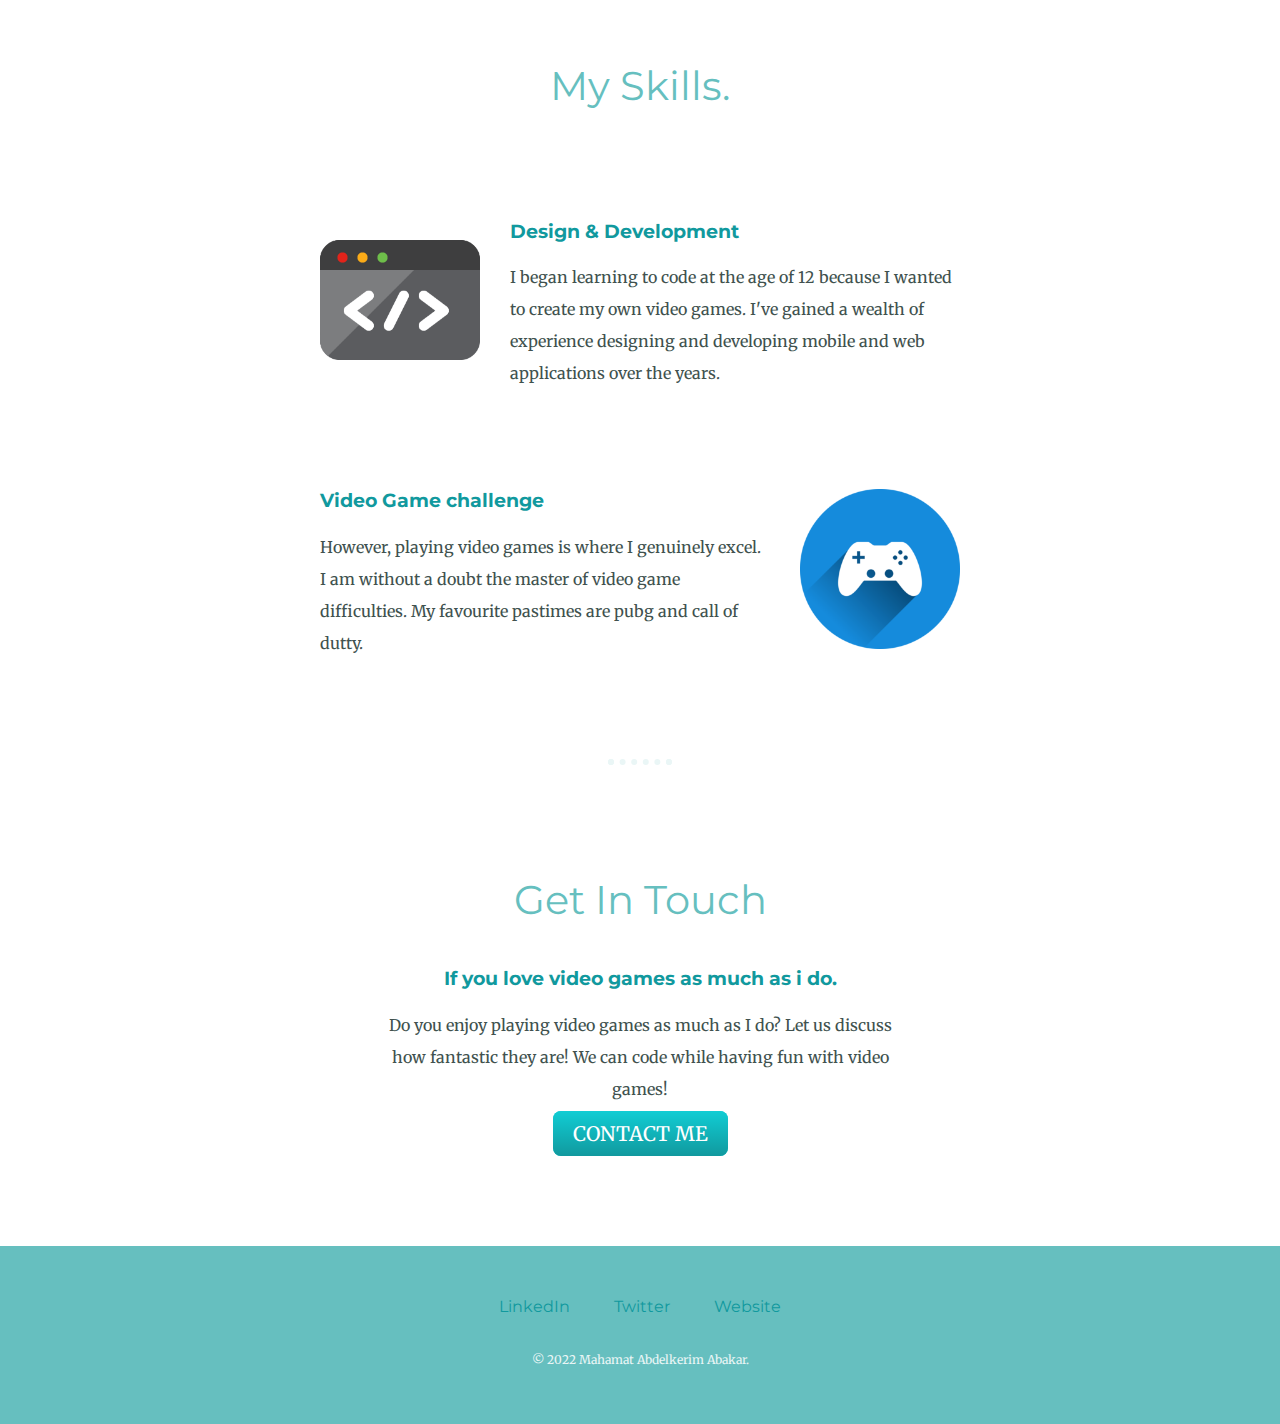
<file: portofolio/inddex.html>
<!DOCTYPE html>
<html>
<head>
<meta charset="UTF-8">
<title>Mahmat Abdelkerim</title>
<link rel="stylesheet" href="css\style.css">
<link rel="icon" href="favicon.ico" >
<link rel="preconnect" href="https://fonts.googleapis.com"><link rel="preconnect" href="https://fonts.gstatic.com" crossorigin><link href="https://fonts.googleapis.com/css2?family=Merriweather:wght@300&family=Montserrat&family=Sacramento&display=swap" rel="stylesheet">
</head>
<body>
    <div class="top-container">
        <img class="top-cloud" src="images\cloud.png" alt="cloud-image">
        <h1>I'am Mahamat.</h1>
        <h2>a <span class="pro" >pro</span>grammer</h2>
        <img  class="botton-cloud" src="images\cloud.png" alt="cloud-image">
        <img src="images\mountain.png" alt="mountain-img">
    </div>
    <div class="middle-container">
        <div class="profile">
          <img src="images/mypic-modified.png" alt="pro">
          <h2>Hello.</h2>
          <p class="intro" >I'm a full-stack software developer in training who is also a computer science student. I enjoy ❤ drinking coffee and watching anime. I am a tech 💻 expert in various fields.</p>
        </div>
        <hr>
        <div class="skills">
          <h2>My Skills.</h2>
          <div class="skill-row">
            <img class="code-img" src="images/giphy.gif" alt="code-img">
            <h3>Design & Development</h3>
            <p>I began learning to code at the age of 12 because I wanted to create my own video games. I've gained a wealth of experience designing and developing mobile and web applications over the years.</p>
          </div>
          <div class="skill-row">
            <img class="game-image" src="images/controller-1784573(3).png" alt="png-img">
            <h3>Video Game challenge</h3>
            <p>However, playing video games is where I genuinely excel. I am without a doubt the master of video game difficulties. My favourite pastimes are pubg and call of dutty.</p>
          </div>
        </div>
        <hr>
        <div class="contact-me">
          <h2>Get In Touch</h2>
          <h3>If you love video games as much as i do.</h3>
          <p>Do you enjoy playing video games as much as I do? Let us discuss how fantastic they are!
            We can code while having fun with video games!</p>
          <a class="btn" href="mailto:mahamatabdelkerim863@email.com">CONTACT ME</a>
        </div>
      </div>

      <div class="bottom-container">
        <a class="footer-link" href="https://www.linkedin.com/in/mahamat-abdelkerim-abakar-b11826197/">LinkedIn</a>
        <a class="footer-link" href="https://twitter.com/Mahamat35831057">Twitter</a>
        <a class="footer-link" href="#">Website</a>
        <p class="copyright">© 2022 Mahamat Abdelkerim Abakar.</p>
      </div>
      
</body>
</html>
</file>
<file: calculator/style.css>
*{
   margin: 0;
   padding: 0;
   box-sizing: border-box;
   background-color: #ecf0f3;
   font-family: sans-serif;
   outline: none;
}
.container{
    height: 100vh;
    display: flex;
    justify-content: center;
    align-items: center;
}
.calculator{
    background-color: #ecf0f3;
    padding: 15px;
    border-radius: 30px;
    box-shadow: inset 5px 5px 12px #ffffff, 
                      5px 5px  12px rgba(0,0,0,.16);
    display: grid;
    grid-template-columns: repeat(4, 68px);
}
input {
     grid-column: span 4;
     height: 70px;
     background-color: #ecf0f3;
     height: 70px;
     width: 260px;
     box-shadow: inset -5px -5px 12px #ffffff, 
                 inset  5px 5px  12px rgba(0,0,0,.16);
     border: none;
     border-radius: 30px;
     color: rgba(70, 70, 70);
     font-size: 50px;
     text-align: end;
     margin: auto;
     margin-top: 40px;
     margin-bottom: 30px;
     padding:20px;
}
button{
    height: 48px;
    width: 48px;
    background-color: #ecf0f3;
    box-shadow: -5px -5px 12px #ffffff,
                -5px -5px 12px rgba(0,0,0,.16);
    border: none;
    border-radius: 50%;
    margin: 8px;
    font-size: 16px;
}
.equal{
    width: 115px;
    border-radius: 40px;
    background-color: #ecf0f3;
    box-shadow: -5px -5px 12px #ffffff,
                     -5px -5px 12px rgba(0,0,0,.1.6);
}
</file>
<file: electrochip-html/css/style.css>
body {
  font-family: "Poppins", sans-serif;
  color: #0c0c0c;
  background-color: #ffffff;
}

.layout_padding {
  padding-top: 90px;
  padding-bottom: 90px;
}

.layout_padding2 {
  padding-top: 45px;
  padding-bottom: 45px;
}

.layout_padding2-top {
  padding-top: 45px;
}

.layout_padding2-bottom {
  padding-bottom: 45px;
}

.layout_padding-top {
  padding-top: 90px;
}

.layout_padding-bottom {
  padding-bottom: 90px;
}

.heading_container {
  display: -webkit-box;
  display: -ms-flexbox;
  display: flex;
  -webkit-box-pack: start;
      -ms-flex-pack: start;
          justify-content: flex-start;
  -webkit-box-align: center;
      -ms-flex-align: center;
          align-items: center;
  text-align: center;
}

.heading_container h2 {
  position: relative;
  font-weight: bold;
  margin-right: 10px;
}

.heading_container img {
  width: 30px;
}

/*header section*/
.hero_area {
  height: 98vh;
  position: relative;
  display: -webkit-box;
  display: -ms-flexbox;
  display: flex;
  -webkit-box-orient: vertical;
  -webkit-box-direction: normal;
      -ms-flex-direction: column;
          flex-direction: column;
  background-color: #eae6f5;
}

.sub_page .hero_area {
  height: auto;
}

.header_section .container {
  padding: 0;
}

.header_section .nav_container {
  margin: 0 auto;
}

.custom_nav-container .navbar-nav .nav-item .nav-link {
  padding: 7px 20px;
  margin: 10px 15px;
  color: #000000;
  text-align: center;
  border-radius: 35px;
  text-transform: uppercase;
  font-size: 15px;
}

.custom_nav-container .navbar-nav .nav-item.active .nav-link, .custom_nav-container .navbar-nav .nav-item:hover .nav-link {
  background-color: #0000FF;
  color: #ffffff;
}

a,
a:hover,
a:focus {
  text-decoration: none;
}

a:hover,
a:focus {
  color: initial;
}

.btn,
.btn:focus {
  outline: none !important;
  -webkit-box-shadow: none;
          box-shadow: none;
}

.custom_nav-container .nav_search-btn {
  background-image: url(../images/search-icon.png);
  background-size: 22px;
  background-repeat: no-repeat;
  background-position-y: 7px;
  width: 35px;
  height: 35px;
  padding: 0;
  border: none;
}

.navbar-brand {
  display: -webkit-box;
  display: -ms-flexbox;
  display: flex;
  -webkit-box-align: center;
      -ms-flex-align: center;
          align-items: center;
}

.navbar-brand img {
  margin-right: 5px;
  width: 35px;
}

.navbar-brand span {
  font-size: 22px;
  font-weight: 700;
  color: #0000FF;
}

.custom_nav-container {
  z-index: 99999;
}

.navbar-expand-lg .navbar-collapse {
  -webkit-box-align: end;
      -ms-flex-align: end;
          align-items: flex-end;
}

.custom_nav-container .navbar-toggler {
  outline: none;
}

.custom_nav-container .navbar-toggler {
  padding: 0;
  width: 37px;
  height: 42px;
}

.custom_nav-container .navbar-toggler span {
  display: block;
  width: 35px;
  height: 4px;
  background-color: #81d413;
  margin: 7px 0;
  -webkit-transition: all .3s;
  transition: all .3s;
}

.custom_nav-container .navbar-toggler[aria-expanded="true"] .s-1 {
  -webkit-transform: rotate(45deg);
          transform: rotate(45deg);
  margin: 0;
  margin-bottom: -4px;
}

.custom_nav-container .navbar-toggler[aria-expanded="true"] .s-2 {
  display: none;
}

.custom_nav-container .navbar-toggler[aria-expanded="true"] .s-3 {
  -webkit-transform: rotate(-45deg);
          transform: rotate(-45deg);
  margin: 0;
  margin-top: -4px;
}

.custom_nav-container .navbar-toggler[aria-expanded="false"] .s-1,
.custom_nav-container .navbar-toggler[aria-expanded="false"] .s-2,
.custom_nav-container .navbar-toggler[aria-expanded="false"] .s-3 {
  -webkit-transform: none;
          transform: none;
}

/*end header section*/
/* slider section */
.slider_section {
  -webkit-box-flex: 1;
      -ms-flex: 1;
          flex: 1;
  display: -webkit-box;
  display: -ms-flexbox;
  display: flex;
  -webkit-box-align: center;
      -ms-flex-align: center;
          align-items: center;
  position: relative;
  z-index: 2;
  color: #3b3a3a;
  padding-bottom: 90px;
}

.slider_section .row {
  -webkit-box-align: center;
      -ms-flex-align: center;
          align-items: center;
}

.slider_section .detail_box {
  color: #000000;
}

.slider_section .detail_box h1 {
  text-transform: uppercase;
  font-weight: bold;
}

.slider_section .detail_box p {
  margin-top: 20px;
}

.slider_section .detail_box a {
  display: inline-block;
  padding: 10px 40px;
  background-color: #4b208c;
  color: #ffffff;
  border-radius: 35px;
  margin-top: 35px;
}

.slider_section .detail_box a:hover {
  background-color: #0000FF;
}

.slider_section .img_container {
  border: 7px solid #0000FF;
  border-radius: 100%;
  overflow: hidden;
}

.slider_section .img_container div#carouselExampleContarols {
  width: 100%;
  position: unset;
}

.slider_section .img_container .img-box img {
  width: 100%;
}

.slider_section .carousel-control-prev,
.slider_section .carousel-control-next {
  top: initial;
  left: initial;
  bottom: 5%;
  right: 10%;
  width: 45px;
  height: 45px;
  border: none;
  border-radius: 100%;
  opacity: 1;
  background-repeat: no-repeat;
  background-size: 8px;
  background-position: center;
}

.slider_section .carousel-control-prev {
  background-image: url(../images/prev.png);
  background-color: #ffffff;
  -webkit-transform: translate(-85px, 30px);
          transform: translate(-85px, 30px);
}

.slider_section .carousel-control-next {
  background-image: url(../images/next.png);
  background-color: #0000FF;
  -webkit-transform: translate(-45px, 0);
          transform: translate(-45px, 0);
}

.service_section {
  text-align: center;
}

.service_section .heading_container {
  -webkit-box-pack: center;
      -ms-flex-pack: center;
          justify-content: center;
}

.service_section .service_container {
  display: -webkit-box;
  display: -ms-flexbox;
  display: flex;
  -webkit-box-pack: center;
      -ms-flex-pack: center;
          justify-content: center;
  padding: 35px 0;
  -ms-flex-wrap: wrap;
      flex-wrap: wrap;
}

.service_section .service_container .box {
  margin: 25px 1%;
  -ms-flex-preferred-size: 31%;
      flex-basis: 31%;
  padding: 35px 25px 25px;
  border-radius: 15px;
  -webkit-box-shadow: 0 0 10px 0 rgba(0, 0, 0, 0.15);
          box-shadow: 0 0 10px 0 rgba(0, 0, 0, 0.15);
  border-top: 15px solid transparent;
  overflow: hidden;
  -webkit-transition: all .1s;
  transition: all .1s;
}

.service_section .service_container .box .img-box {
  display: -webkit-box;
  display: -ms-flexbox;
  display: flex;
  -webkit-box-pack: center;
      -ms-flex-pack: center;
          justify-content: center;
  -webkit-box-align: center;
      -ms-flex-align: center;
          align-items: center;
  height: 125px;
}

.service_section .service_container .box .img-box img {
  width: 90px;
}

.service_section .service_container .box .detail-box {
  margin-top: 25px;
}

.service_section .service_container .box .detail-box h5 {
  color: #0000FF;
  font-weight: 600;
  position: relative;
}

.service_section .service_container .box:hover, .service_section .service_container .box.active {
  border-top: 15px solid #0000FF;
}

.service_section .btn-box {
  display: -webkit-box;
  display: -ms-flexbox;
  display: flex;
  -webkit-box-pack: center;
      -ms-flex-pack: center;
          justify-content: center;
  margin-top: 25px;
}

.service_section .btn-box a {
  display: inline-block;
  padding: 10px 35px;
  background-color: #0000FF;
  color: #ffffff;
  border-radius: 35px;
}

.service_section .btn-box a:hover {
  background-color: #0000FF;
}

.about_section {
  background-color: #f3f0f6;
}

.about_section .row {
  -webkit-box-align: center;
      -ms-flex-align: center;
          align-items: center;
}

.about_section .img_container {
  display: -webkit-box;
  display: -ms-flexbox;
  display: flex;
  -webkit-box-orient: vertical;
  -webkit-box-direction: normal;
      -ms-flex-direction: column;
          flex-direction: column;
}

.about_section .img_container .img-box {
  border: 5px solid #0000FF;
  border-radius: 100%;
  overflow: hidden;
}

.about_section .img_container .img-box.b1 {
  width: 70%;
}

.about_section .img_container .img-box.b2 {
  width: 50%;
  margin-left: auto;
  margin-top: -12%;
}

.about_section .img_container .img-box img {
  width: 100%;
}

.about_section .detail-box {
  margin-right: 15%;
}

.about_section .detail-box p {
  margin-top: 25px;
}

.about_section .detail-box a {
  display: inline-block;
  padding: 10px 35px;
  background-color: #0000FF;
  color: #ffffff;
  border-radius: 5px;
  margin: 25px 0 45px 0;
}

.about_section .detail-box a:hover {
  background-color: #0000FF;
}

.blog_section .heading_container {
  -webkit-box-pack: center;
      -ms-flex-pack: center;
          justify-content: center;
}

.blog_section .heading_container h2::before {
  background-color: #ffffff;
}

.blog_section .box {
  margin-top: 55px;
  background-color: #ffffff;
  -webkit-box-shadow: 0 0 10px 0 rgba(0, 0, 0, 0.15);
          box-shadow: 0 0 10px 0 rgba(0, 0, 0, 0.15);
}

.blog_section .box .img-box {
  position: relative;
}

.blog_section .box .img-box img {
  width: 100%;
}

.blog_section .box .detail-box {
  padding: 25px 25px 15px;
}

.blog_section .box .detail-box h5 {
  font-weight: bold;
}

.contact_section {
  position: relative;
}

.contact_section form {
  margin-top: 45px;
  padding-right: 35px;
}

.contact_section input {
  width: 100%;
  border: none;
  height: 50px;
  margin-bottom: 25px;
  padding-left: 25px;
  background-color: transparent;
  outline: none;
  color: #101010;
  -webkit-box-shadow: 0px 2px 5px 0px rgba(0, 0, 0, 0.16);
  box-shadow: 0px 2px 5px 0px rgba(0, 0, 0, 0.16);
}

.contact_section input::-webkit-input-placeholder {
  color: #737272;
}

.contact_section input:-ms-input-placeholder {
  color: #737272;
}

.contact_section input::-ms-input-placeholder {
  color: #737272;
}

.contact_section input::placeholder {
  color: #737272;
}

.contact_section input.message-box {
  height: 120px;
}

.contact_section button {
  border: none;
  display: inline-block;
  padding: 12px 45px;
  background-color: #0000FF;
  color: #ffffff;
  border-radius: 0px;
  margin-top: 35px;
}

.contact_section button:hover {
  background-color: #0000FF;
}

.contact_section .map_container {
  height: 100%;
  min-height: 325px;
}

.contact_section .map_container .map-responsive {
  height: 100%;
}

.footer_bg {
  background-image: url(../images/footer-bg.png);
  background-size: cover;
  background-position: top;
}

/* info section */
.info_section {
  background-color: #190734;
  color: #ffffff;
}

.info_section h6 {
  font-weight: bold;
}

.info_section .info_contact {
  margin-top: 60px;
  margin-bottom: 45px;
}

.info_section .info_contact .col-md-4 {
  display: -webkit-box;
  display: -ms-flexbox;
  display: flex;
  -webkit-box-pack: center;
      -ms-flex-pack: center;
          justify-content: center;
}

.info_section .info_contact a {
  color: #ffffff;
}

.info_section .info_contact img {
  max-width: 100%;
  margin-right: 10px;
}

.info_section .info_form {
  margin: 0 auto;
  margin-bottom: 45px;
}

.info_section .info_form h4 {
  text-transform: uppercase;
  text-align: center;
  margin-bottom: 20px;
}

.info_section .info_form form {
  display: -webkit-box;
  display: -ms-flexbox;
  display: flex;
  -webkit-box-align: center;
      -ms-flex-align: center;
          align-items: center;
}

.info_section .info_form form input {
  background-color: #ffffff;
  border: none;
  -webkit-box-flex: 2.5;
      -ms-flex: 2.5;
          flex: 2.5;
  outline: none;
  color: #000000;
  min-height: 42.4px;
  padding-left: 15px;
}

.info_section .info_form form input ::-webkit-input-placeholder {
  color: #ffffff;
  opacity: 0.2;
}

.info_section .info_form form input :-ms-input-placeholder {
  color: #ffffff;
  opacity: 0.2;
}

.info_section .info_form form input ::-ms-input-placeholder {
  color: #ffffff;
  opacity: 0.2;
}

.info_section .info_form form input ::placeholder {
  color: #ffffff;
  opacity: 0.2;
}

.info_section .info_form form button {
  -webkit-box-flex: 1;
      -ms-flex: 1;
          flex: 1;
  border: none;
  display: inline-block;
  padding: 10px 30px;
  background-color: #0000FF;
  color: #ffffff;
  border-radius: 0;
  font-size: 15px;
  text-transform: uppercase;
}

.info_section .info_form form button:hover {
  background-color: #0000FF;
}

.info_section .box {
  display: -webkit-box;
  display: -ms-flexbox;
  display: flex;
}

.info_section .info_social {
  display: -webkit-box;
  display: -ms-flexbox;
  display: flex;
}

.info_section .info_social img {
  width: 35px;
  margin-right: 8px;
}

/* end info section */
/* footer section*/
.footer_section {
  display: -webkit-box;
  display: -ms-flexbox;
  display: flex;
  -webkit-box-pack: center;
      -ms-flex-pack: center;
          justify-content: center;
  position: relative;
}

.footer_section p {
  color: #222222;
  margin: 0 auto;
  text-align: center;
  padding: 20px;
}

.footer_section p a {
  color: #222222;
}
/*# sourceMappingURL=style.css.map */
</file>
<file: electrochip-html/css/responsive.css>
@media (max-width: 1120px) {}

@media (max-width: 992px) {

  .hero_area {
    height: auto;
  }

  .header_section {
    padding-top: 10px;
  }

  #navbarSupportedContent {
    margin-top: 25px;
  }

  .slider_section {

    padding-top: 75px;
    padding-bottom: 150px;

  }

  .about_section .img-box {
    margin: 0 5%;
  }

  .about_section .detail-box {
    margin-right: 5%;
  }

  .service_section .service_container .box {
    -ms-flex-preferred-size: 48%;
    flex-basis: 48%;
  }

  .about_section .img_container .img-box.b2 {
    margin-top: -5%;
  }

}

@media (max-width: 768px) {


  .slider_section .detail_box {
    text-align: center;
  }

  .slider_section .img_content {
    margin-top: 55px;
  }

  .contact_section .map_container {
    margin-top: 45px;
  }

  .info_section .info_contact a {
    margin-bottom: 15px;
  }

  .info_section .info_social {
    justify-content: center;
  }

  .service_section .service_container .box {
    flex-basis: 98%;
  }

  .contact_section form {
    padding-right: 0;
  }

  .info_section .info_contact a {
    text-align: center;
  }
}

@media (max-width: 576px) {
  .about_section .img_container .img-box.b1 {
    width: 80%;
  }

  .about_section .img_container .img-box.b2 {
    width: 55%;
  }

  .info_section .info_form form {
    flex-direction: column;
  }

  .info_section .info_form form input {
    width: 100%;
  }

  .info_section .info_form form button {
    margin-top: 15px;
    padding: 10px 40px;
  }
}

@media (max-width: 480px) {}

@media (max-width: 420px) {

  .slider_section .carousel-control-prev,
  .slider_section .carousel-control-next {
    right: 0;
  }
}

@media (max-width: 360px) {}

@media (min-width: 1200px) {
  .container {
    max-width: 1170px;
  }
}
</file>
